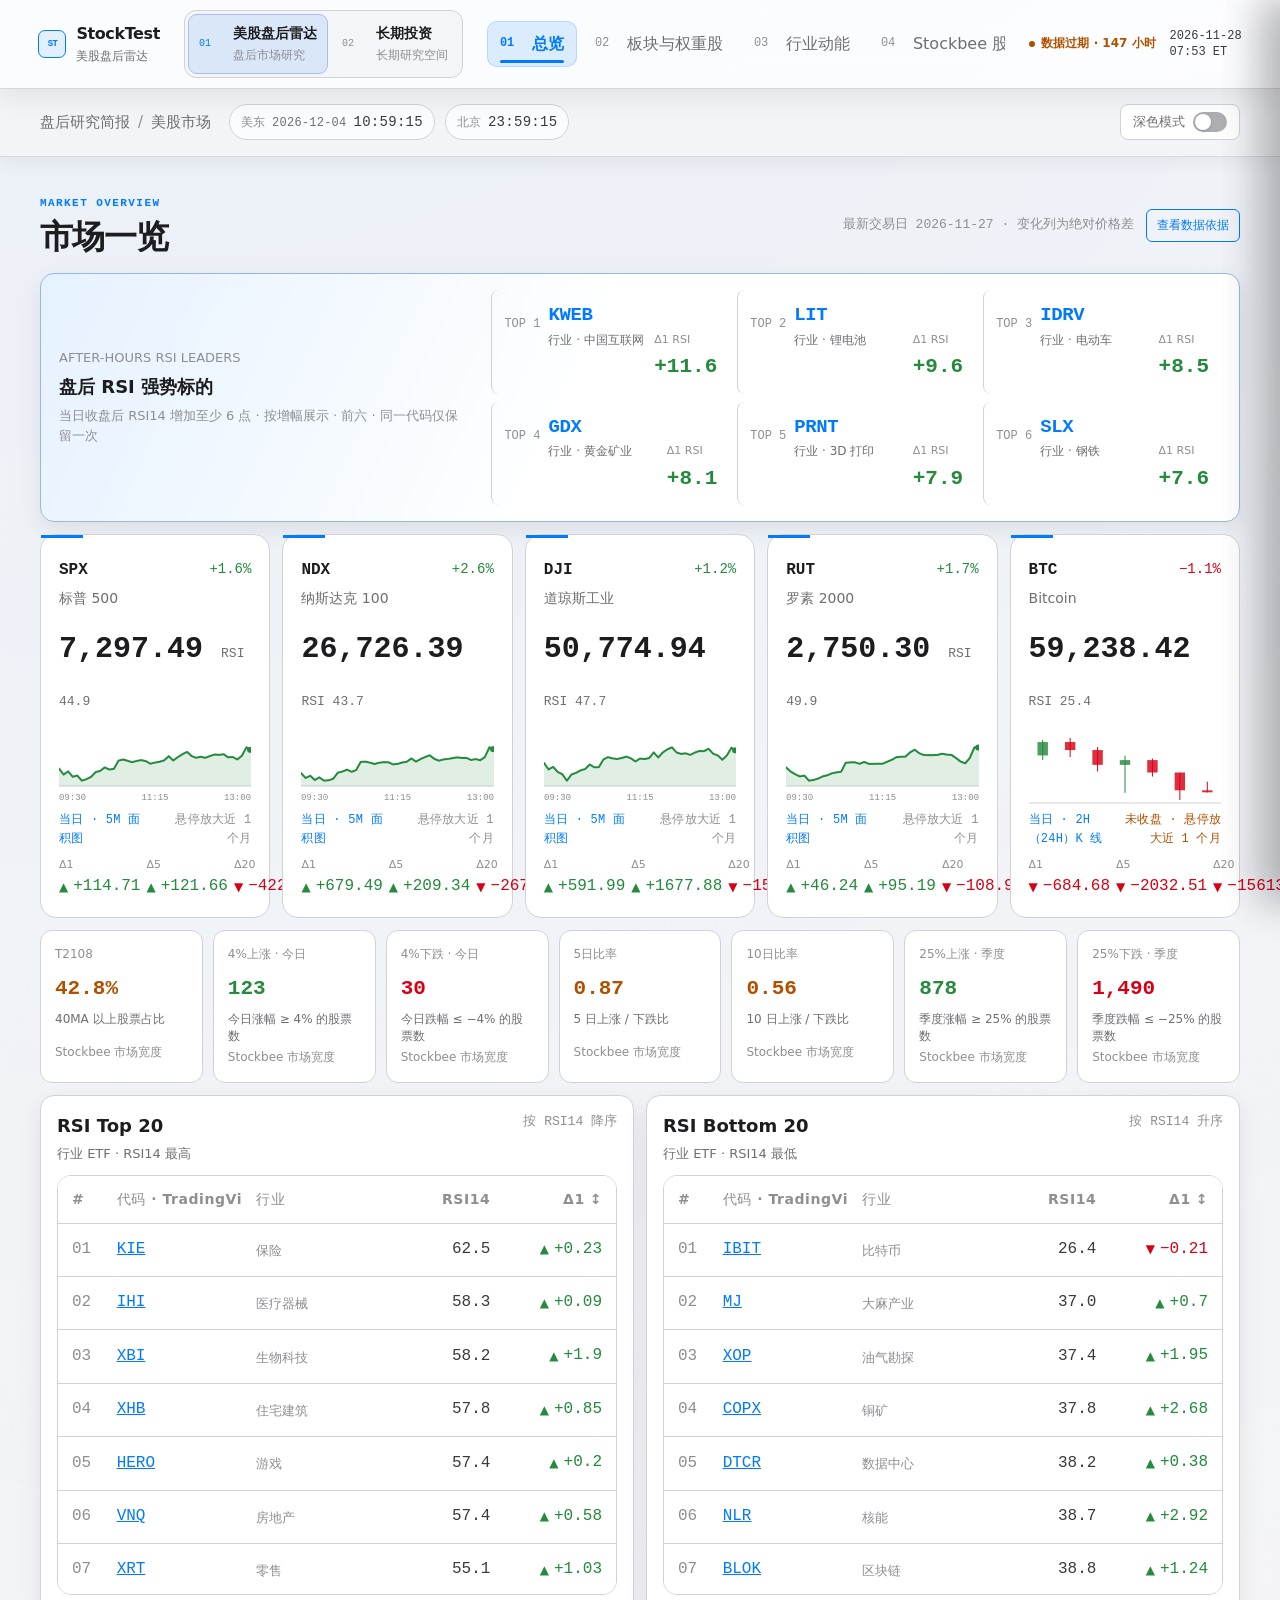
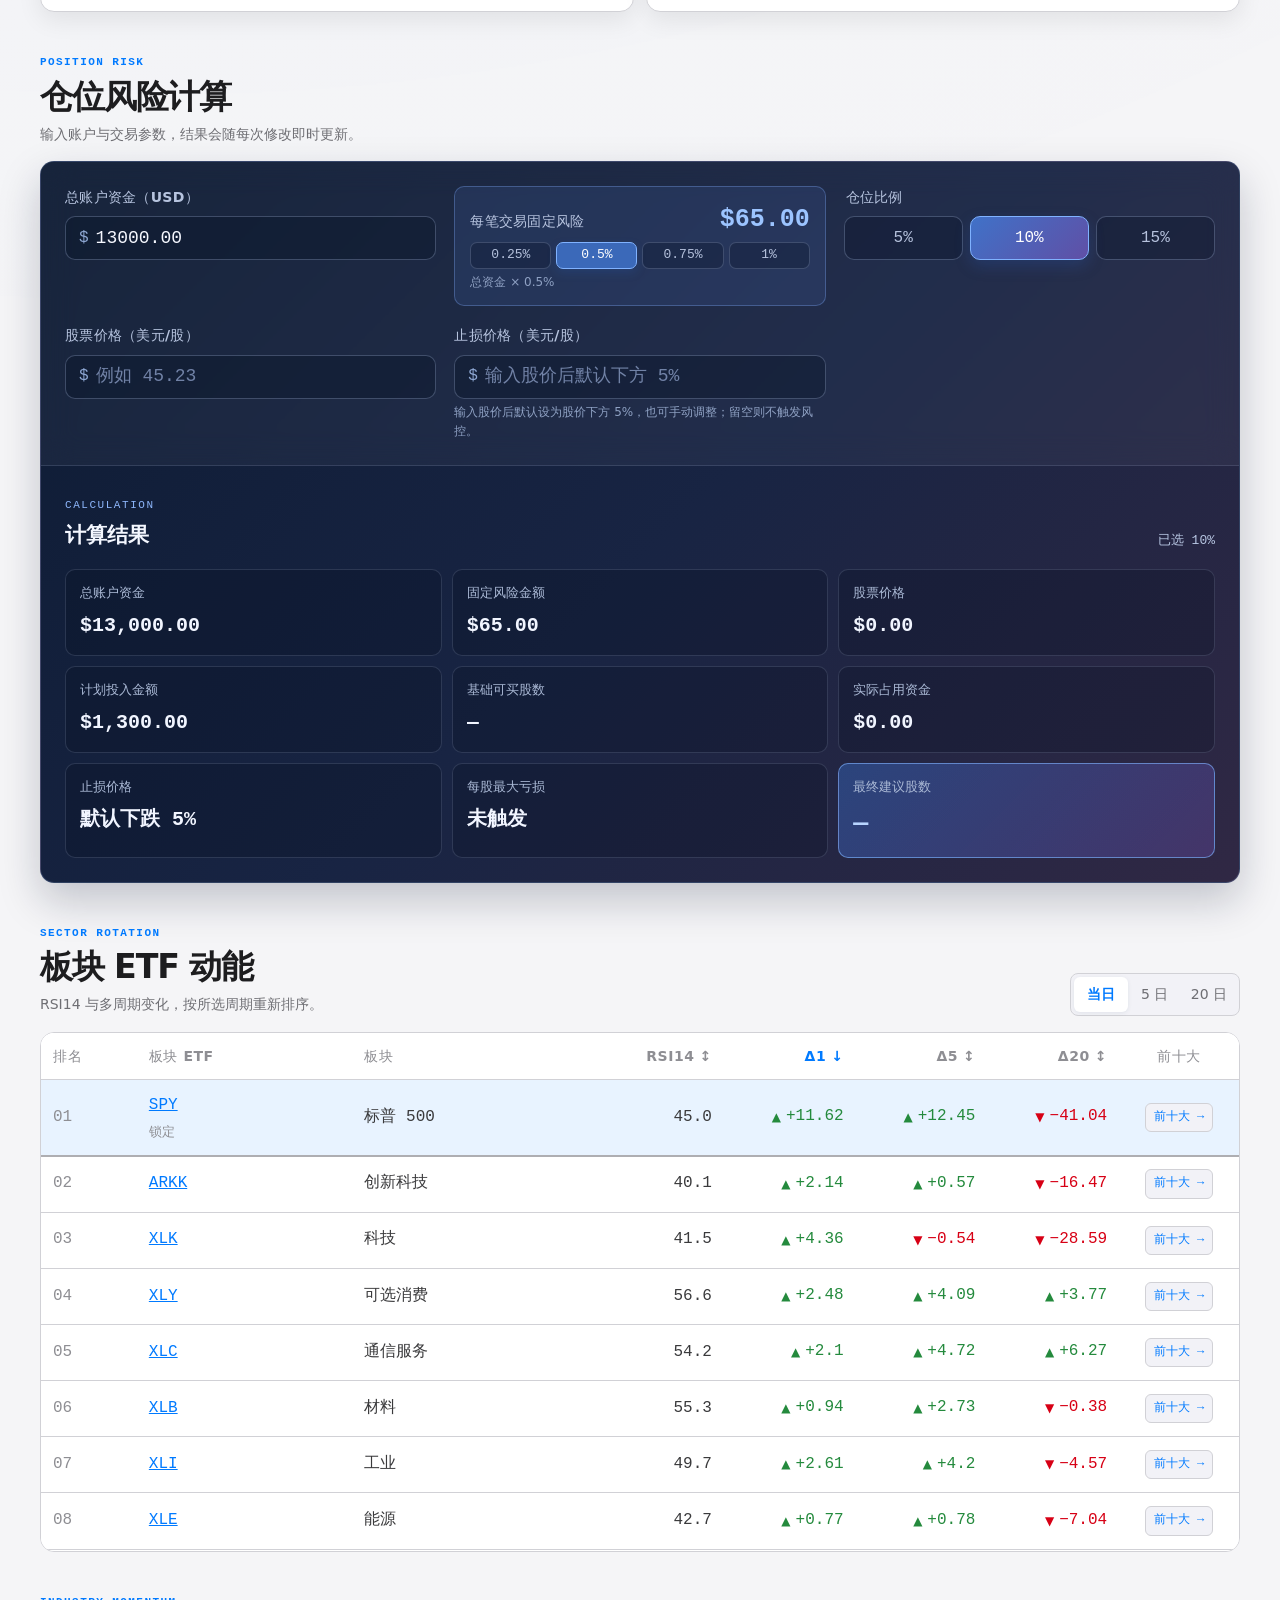
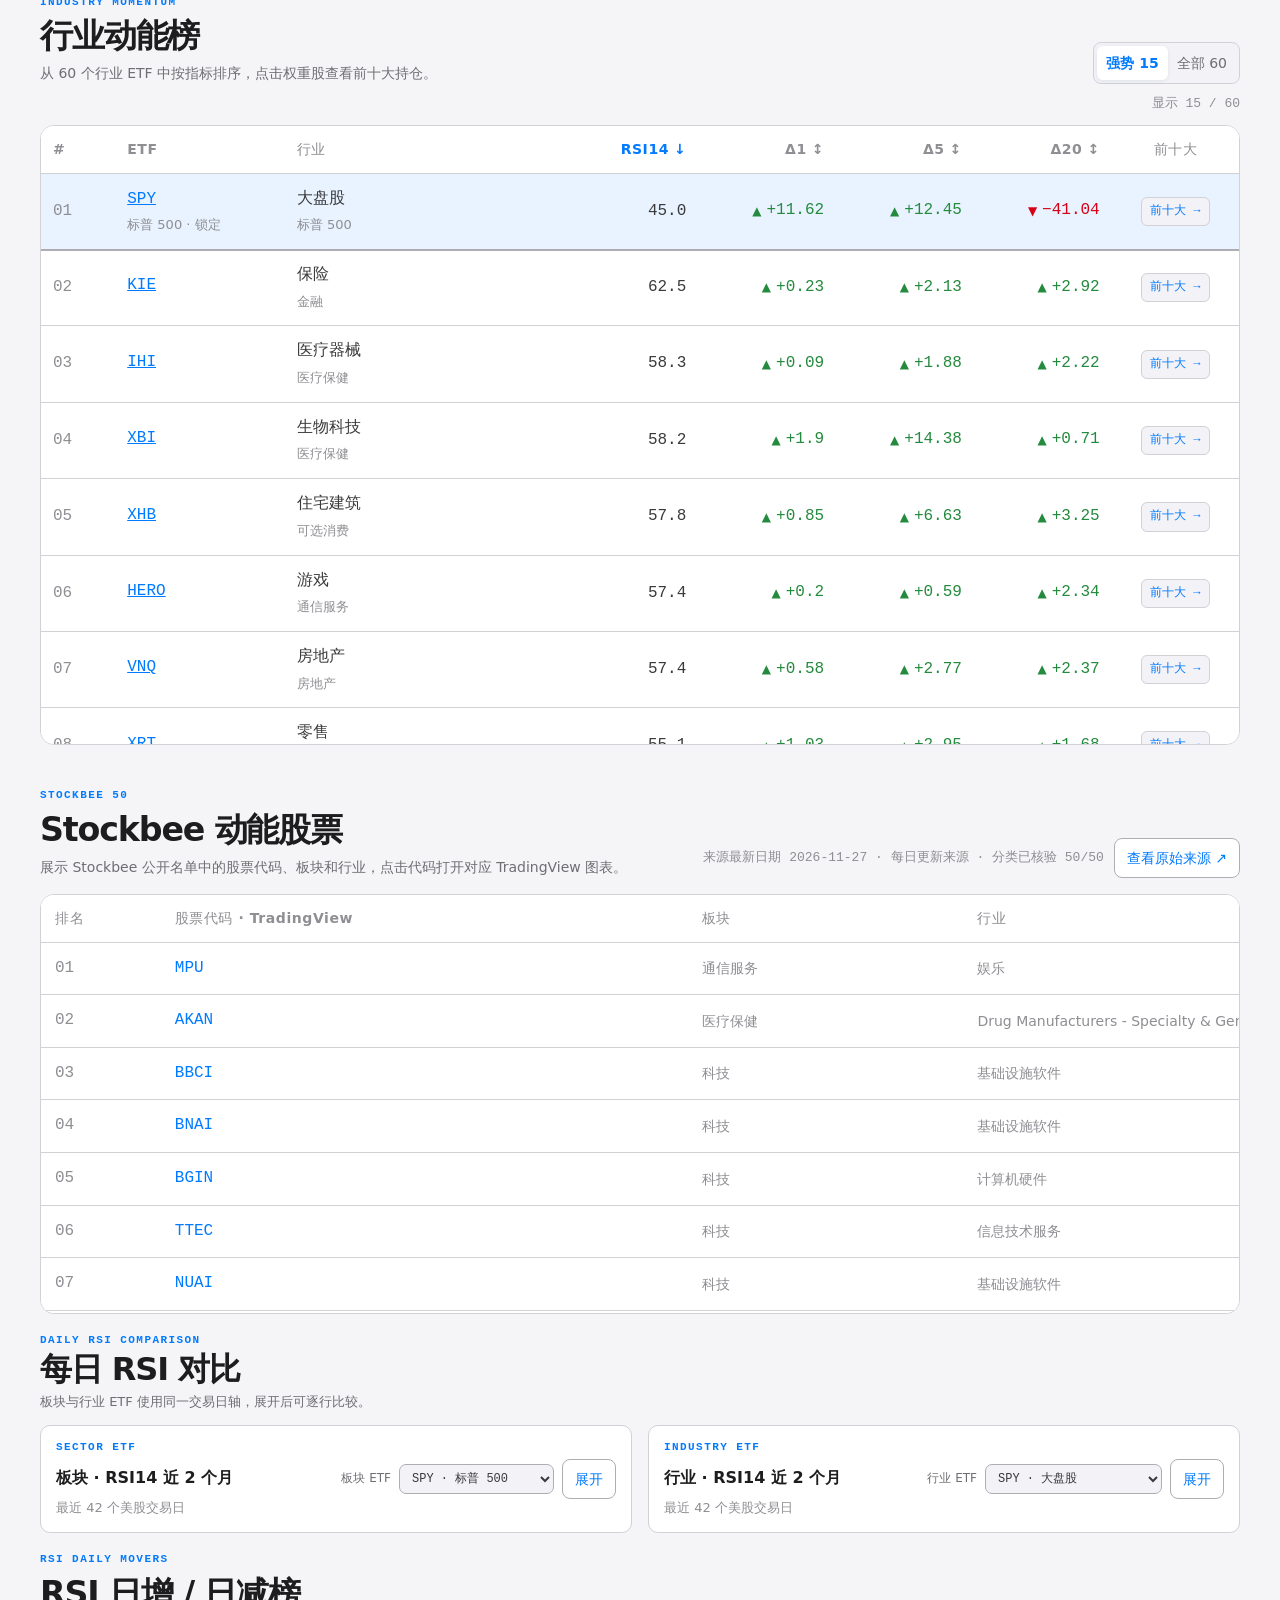
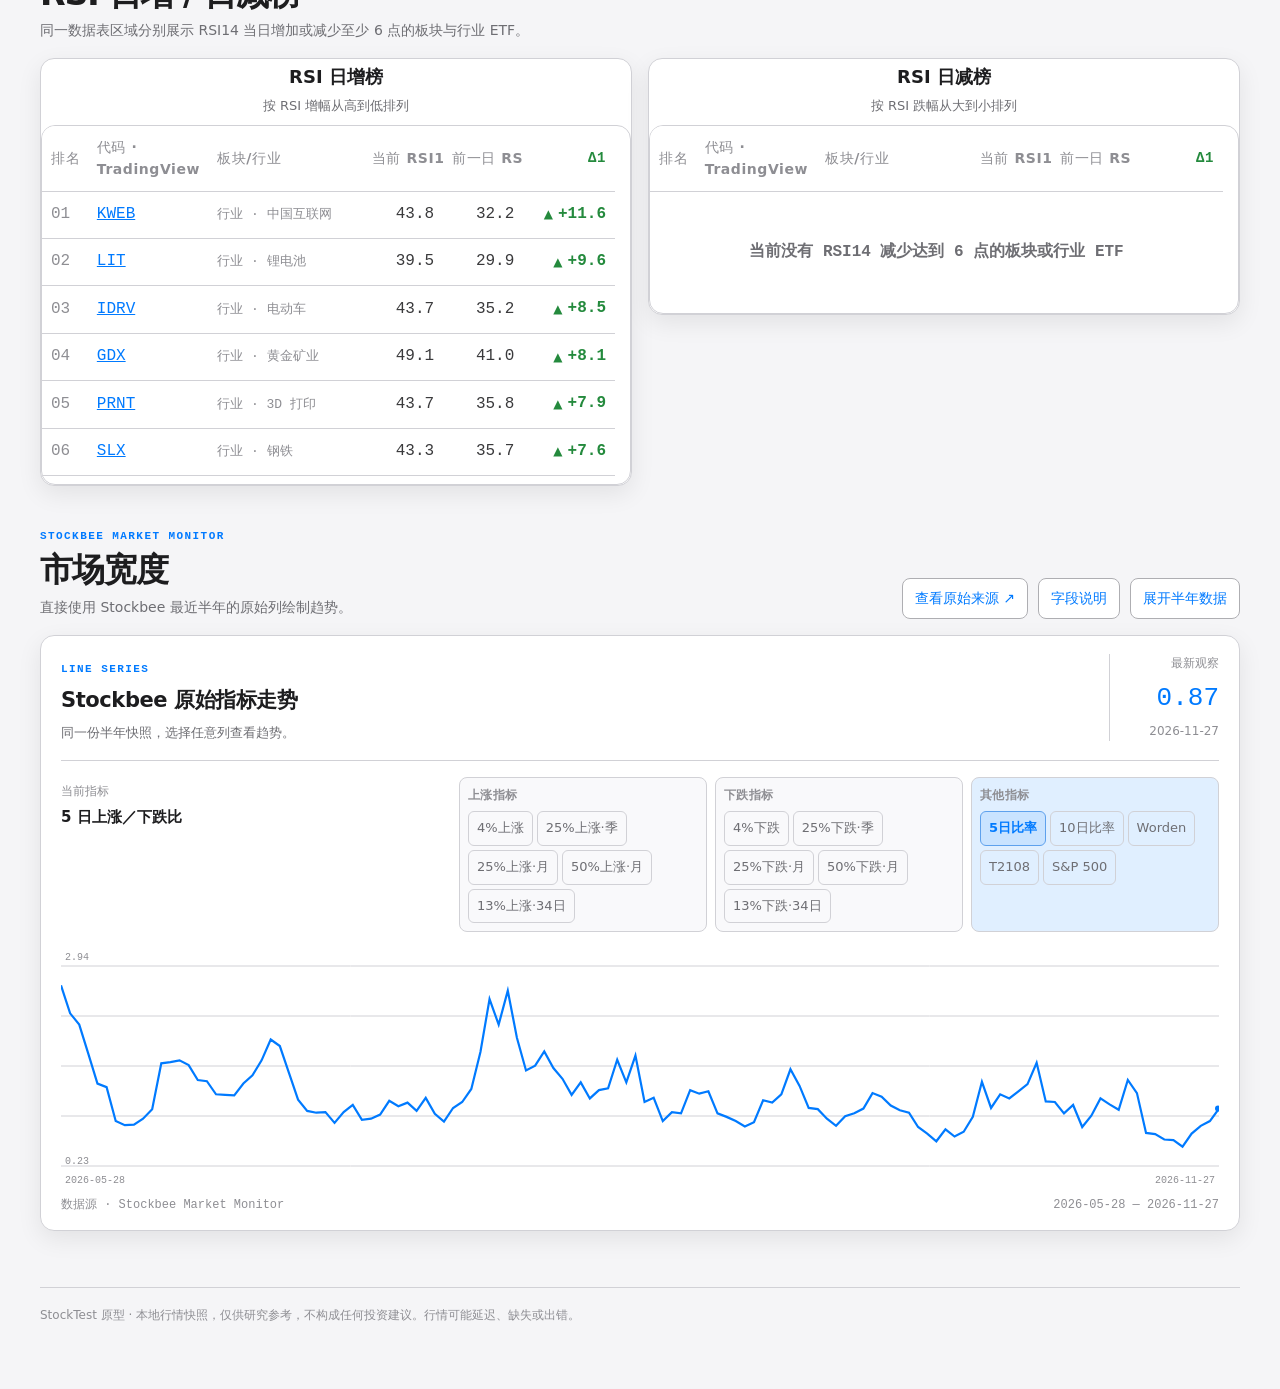
<file: index.html>
<!doctype html>
<html lang="zh-CN" data-theme="light">
  <head>
    <meta charset="utf-8" />
    <meta name="viewport" content="width=device-width, initial-scale=1" />
    <meta name="description" content="StockTest 美股盘后市场雷达网页原型" />
    <link rel="icon" href="favicon.svg" type="image/svg+xml" />
    <title>StockTest · 美股盘后雷达</title>
    <link rel="stylesheet" href="styles.css?v=20260908-position-calculator" />
  </head>
  <body>
    <a class="skip-link" href="#market-overview">跳到主要内容</a>
    <div class="app-shell">
      <aside class="sidebar" aria-label="主导航">
        <div class="brand-block">
          <div class="brand-mark" aria-hidden="true">ST</div>
          <div>
            <div class="brand-name">StockTest</div>
            <div class="brand-subtitle">美股盘后雷达</div>
          </div>
        </div>
        <div class="product-switcher" aria-label="产品空间">
          <a class="product-switcher-item is-active" href="index.html" aria-current="page"><span class="product-switcher-mark">01</span><span><strong>美股盘后雷达</strong><small>盘后市场研究</small></span></a>
          <a class="product-switcher-item" href="long-term.html"><span class="product-switcher-mark">02</span><span><strong>长期投资</strong><small>长期研究空间</small></span></a>
        </div>
        <nav class="nav-list" aria-label="页面区块导航">
          <button class="nav-item is-active" type="button" data-target="market-overview" aria-current="location"><span class="nav-index">01</span><span>总览</span></button>
          <button class="nav-item" type="button" data-target="sectors"><span class="nav-index">02</span><span>板块与权重股</span></button>
          <button class="nav-item" type="button" data-target="industries"><span class="nav-index">03</span><span>行业动能</span></button>
          <button class="nav-item" type="button" data-target="stockbee-momentum"><span class="nav-index">04</span><span>Stockbee 股票</span></button>
          <button class="nav-item" type="button" data-target="rsi-history"><span class="nav-index">05</span><span>每日 RSI</span></button>
          <button class="nav-item" type="button" data-target="rsi-gainers"><span class="nav-index">06</span><span>RSI 日增/减榜</span></button>
          <button class="nav-item" type="button" data-target="breadth"><span class="nav-index">07</span><span>市场宽度</span></button>
          <button class="nav-item" type="button" data-target="position-sizing"><span class="nav-index">08</span><span>仓位计算</span></button>
        </nav>
        <div class="sidebar-footer">
          <div class="source-state data-badge is-stale" id="refresh-status-badge" aria-live="polite"><i></i><span>正在加载快照</span></div>
          <div class="sidebar-time" id="sidebar-data-time">正在读取<br />已发布数据</div>
          <div class="sidebar-note">BTC 每 2 小时更新<br />其余盘后日更</div>
        </div>
      </aside>

      <main class="main-content">
        <header class="topbar">
          <div class="mobile-brand"><span class="brand-name">StockTest</span><span class="brand-subtitle">美股盘后雷达</span></div>
          <div class="topbar-context">盘后研究简报 <span class="topbar-separator">/</span> 美股市场 <span class="topbar-clocks" aria-label="实时市场时间"><span class="clock-chip"><span class="clock-label">美东</span><time id="us-date" datetime="">----/--/--</time><time id="us-clock" datetime="">--:--:--</time></span><span class="clock-chip"><span class="clock-label">北京</span><time id="cn-clock" datetime="">--:--:--</time></span></span></div>
          <div class="topbar-actions">
            <button class="theme-toggle" id="theme-toggle" type="button" aria-label="切换深色模式" aria-pressed="false"><span class="theme-label">深色模式</span><span class="switch-track" aria-hidden="true"><span class="switch-thumb"></span></span></button>
          </div>
        </header>

        <div class="content-wrap">
          <section class="market-overview-section" id="market-overview" aria-labelledby="market-overview-title">
            <div class="section-heading compact-heading">
              <div><div class="section-kicker">MARKET OVERVIEW</div><h2 id="market-overview-title">市场一览</h2></div>
              <div class="market-overview-heading-actions"><span class="section-meta" id="market-overview-meta">最新交易日 · 本地快照</span><button class="evidence-open-button" id="evidence-open" type="button">查看数据依据</button></div>
            </div>
            <article class="market-rsi-leader section-surface" id="market-rsi-leader" aria-live="polite"></article>
            <div class="index-grid" id="index-grid" aria-label="核心指数 RSI 与变化"></div>
            <div class="market-overview-breadth" id="market-overview-breadth" aria-label="市场宽度关键指标"></div>
            <div class="market-overview-rsi-grid">
              <article class="market-overview-rsi-panel section-surface" aria-labelledby="rsi-top-title">
                <div class="overview-panel-heading"><div><h3 id="rsi-top-title">RSI Top 20</h3><p>行业 ETF · RSI14 最高</p></div><span class="section-meta">按 RSI14 降序</span></div>
                <div class="table-shell overview-rsi-table-shell"><table class="data-table overview-rsi-table"><thead><tr><th scope="col">#</th><th scope="col">代码 · TradingView</th><th scope="col">行业</th><th scope="col">RSI14</th><th scope="col"><button class="table-sort" type="button" data-rsi-sort="top" aria-sort="none">Δ1 <span class="sort-glyph" aria-hidden="true">↕</span></button></th></tr></thead><tbody id="rsi-top-body"></tbody></table></div>
              </article>
              <article class="market-overview-rsi-panel section-surface" aria-labelledby="rsi-bottom-title">
                <div class="overview-panel-heading"><div><h3 id="rsi-bottom-title">RSI Bottom 20</h3><p>行业 ETF · RSI14 最低</p></div><span class="section-meta">按 RSI14 升序</span></div>
                <div class="table-shell overview-rsi-table-shell"><table class="data-table overview-rsi-table"><thead><tr><th scope="col">#</th><th scope="col">代码 · TradingView</th><th scope="col">行业</th><th scope="col">RSI14</th><th scope="col"><button class="table-sort" type="button" data-rsi-sort="bottom" aria-sort="none">Δ1 <span class="sort-glyph" aria-hidden="true">↕</span></button></th></tr></thead><tbody id="rsi-bottom-body"></tbody></table></div>
              </article>
            </div>
          </section>

          <section class="position-sizing-section" id="position-sizing" aria-labelledby="position-sizing-title">
            <div class="section-heading">
              <div><div class="section-kicker">POSITION RISK</div><h2 id="position-sizing-title">仓位风险计算</h2><p>输入账户与交易参数，结果会随每次修改即时更新。</p></div>
            </div>
            <article class="position-calculator section-surface">
              <div class="position-calculator-inputs">
                <div class="position-input-group">
                  <label for="calc-account-funds">总账户资金（USD）</label>
                  <div class="position-input-wrap"><span>$</span><input id="calc-account-funds" type="number" min="0" step="0.01" value="13000.00" inputmode="decimal" /></div>
                </div>
                <div class="position-risk-fixed">
                  <div class="position-risk-fixed-head"><span>每笔交易固定风险</span><strong id="calc-fixed-risk">$65.00</strong></div>
                  <div class="position-risk-options" role="group" aria-label="选择每笔交易固定风险比例">
                    <button type="button" data-risk-rate="0.0025" aria-pressed="false">0.25%</button><button type="button" data-risk-rate="0.005" aria-pressed="true" class="is-active">0.5%</button><button type="button" data-risk-rate="0.0075" aria-pressed="false">0.75%</button><button type="button" data-risk-rate="0.01" aria-pressed="false">1%</button>
                  </div>
                  <small id="calc-fixed-risk-rate">总资金 × 0.5%</small>
                </div>
                <fieldset class="position-input-group position-percentage-group">
                  <legend>仓位比例</legend>
                  <div class="position-percentage-options" role="group" aria-label="选择仓位比例">
                    <button type="button" data-position-percent="0.05" aria-pressed="false">5%</button><button type="button" data-position-percent="0.10" aria-pressed="true" class="is-active">10%</button><button type="button" data-position-percent="0.15" aria-pressed="false">15%</button>
                  </div>
                </fieldset>
                <div class="position-input-group">
                  <label for="calc-stock-price">股票价格（美元/股）</label>
                  <div class="position-input-wrap"><span>$</span><input id="calc-stock-price" type="number" min="0" step="0.01" placeholder="例如 45.23" inputmode="decimal" /></div>
                </div>
                <div class="position-input-group">
                  <label for="calc-stop-price">止损价格（美元/股）</label>
                  <div class="position-input-wrap"><span>$</span><input id="calc-stop-price" type="number" min="0" step="0.01" placeholder="输入股价后默认下方 5%" inputmode="decimal" data-auto-stop="true" /></div>
                  <small class="position-input-help">输入股价后默认设为股价下方 5%，也可手动调整；留空则不触发风控。</small>
                </div>
              </div>
              <div class="position-calculator-results" aria-live="polite">
                <div class="position-results-heading"><div><span>CALCULATION</span><h3>计算结果</h3></div><span id="calc-selected-percent">已选 10%</span></div>
                <div class="position-result-grid">
                  <div class="position-result-item"><span>总账户资金</span><strong id="calc-result-funds">$13,000.00</strong></div>
                  <div class="position-result-item"><span>固定风险金额</span><strong id="calc-result-risk">$65.00</strong></div>
                  <div class="position-result-item"><span>股票价格</span><strong id="calc-result-price">—</strong></div>
                  <div class="position-result-item"><span>计划投入金额</span><strong id="calc-result-planned">$1,300.00</strong></div>
                  <div class="position-result-item"><span>基础可买股数</span><strong id="calc-result-base-shares">—</strong></div>
                  <div class="position-result-item"><span>实际占用资金</span><strong id="calc-result-used">—</strong></div>
                  <div class="position-result-item"><span>止损价格</span><strong id="calc-result-stop">默认下跌 5%</strong></div>
                  <div class="position-result-item"><span>每股最大亏损</span><strong id="calc-result-per-share-risk">未触发</strong></div>
                  <div class="position-result-item position-result-final"><span>最终建议股数</span><strong id="calc-result-final-shares">—</strong></div>
                </div>
                <div class="position-risk-message" id="calc-risk-message" hidden></div>
              </div>
            </article>
          </section>


          <section class="sector-section" id="sectors" aria-labelledby="sectors-title">
            <div class="section-heading">
              <div><div class="section-kicker">SECTOR ROTATION</div><h2 id="sectors-title">板块 ETF 动能</h2><p>RSI14 与多周期变化，按所选周期重新排序。</p></div>
              <div class="segmented-control" role="group" aria-label="板块排序周期">
                <button type="button" class="is-active" data-sector-mode="d1" aria-pressed="true">当日</button>
                <button type="button" data-sector-mode="d5" aria-pressed="false">5 日</button>
                <button type="button" data-sector-mode="d20" aria-pressed="false">20 日</button>
              </div>
            </div>
            <div class="table-shell sector-table-scroll">
              <table class="data-table sector-table">
                <colgroup><col class="col-rank"><col class="col-etf"><col class="col-sector"><col class="col-rsi"><col class="col-delta"><col class="col-delta"><col class="col-delta"><col class="col-holdings"></colgroup>
                  <thead><tr><th scope="col">排名</th><th scope="col">板块 ETF</th><th scope="col">板块</th><th scope="col"><button class="table-sort" type="button" data-sector-sort="rsi" aria-sort="none">RSI14 <span class="sort-glyph" aria-hidden="true">↕</span></button></th><th scope="col"><button class="table-sort" type="button" data-sector-sort="d1" aria-sort="descending">Δ1 <span class="sort-glyph" aria-hidden="true">↓</span></button></th><th scope="col"><button class="table-sort" type="button" data-sector-sort="d5" aria-sort="none">Δ5 <span class="sort-glyph" aria-hidden="true">↕</span></button></th><th scope="col"><button class="table-sort" type="button" data-sector-sort="d20" aria-sort="none">Δ20 <span class="sort-glyph" aria-hidden="true">↕</span></button></th><th scope="col">前十大</th></tr></thead>
                <tbody id="sector-table-body"></tbody>
              </table>
              <div class="pinned-row-cover" aria-hidden="true"></div>
            </div>
          </section>

          <section class="industry-section" id="industries" aria-labelledby="industries-title">
            <div class="section-heading">
              <div><div class="section-kicker">INDUSTRY MOMENTUM</div><h2 id="industries-title">行业动能榜</h2><p>从 60 个行业 ETF 中按指标排序，点击权重股查看前十大持仓。</p></div>
              <div class="view-switch" role="group" aria-label="行业列表范围"><button type="button" class="is-active" data-industry-view="top" aria-pressed="true">强势 15</button><button type="button" data-industry-view="all" aria-pressed="false">全部 60</button></div>
            </div>
            <div class="section-meta industry-view-meta" id="industry-view-meta">显示 15 / 60</div>
            <div class="industry-layout">
              <div class="industry-leaderboard table-shell industry-table-scroll">
                <table class="data-table industry-table">
                  <colgroup><col class="col-rank"><col class="col-etf"><col class="col-industry"><col class="col-rsi"><col class="col-delta"><col class="col-delta"><col class="col-delta"><col class="col-holdings"></colgroup>
                  <thead><tr><th scope="col">#</th><th scope="col">ETF</th><th scope="col">行业</th><th scope="col"><button class="table-sort" type="button" data-industry-sort="rsi" aria-sort="descending">RSI14 <span class="sort-glyph" aria-hidden="true">↓</span></button></th><th scope="col"><button class="table-sort" type="button" data-industry-sort="d1" aria-sort="none">Δ1 <span class="sort-glyph" aria-hidden="true">↕</span></button></th><th scope="col"><button class="table-sort" type="button" data-industry-sort="d5" aria-sort="none">Δ5 <span class="sort-glyph" aria-hidden="true">↕</span></button></th><th scope="col"><button class="table-sort" type="button" data-industry-sort="d20" aria-sort="none">Δ20 <span class="sort-glyph" aria-hidden="true">↕</span></button></th><th scope="col">前十大</th></tr></thead>
                  <tbody id="industry-table-body"></tbody>
                </table>
                <div class="pinned-row-cover" aria-hidden="true"></div>
              </div>
            </div>
            <div class="industry-matrix" id="industry-matrix" aria-label="全部行业 ETF 矩阵"></div>
          </section>

          <section class="stockbee-momentum-section" id="stockbee-momentum" aria-labelledby="stockbee-momentum-title">
            <div class="section-heading">
              <div><div class="section-kicker">STOCKBEE 50</div><h2 id="stockbee-momentum-title">Stockbee 动能股票</h2><p>展示 Stockbee 公开名单中的股票代码、板块和行业，点击代码打开对应 TradingView 图表。</p></div>
              <div class="section-heading-actions"><span class="section-meta stockbee-momentum-meta" id="stockbee-momentum-meta">等待名单快照</span><a class="outline-button compact-button source-page-link" id="stockbee-momentum-source-link" href="https://stockbee.blogspot.com/p/stockbee-50.html" target="_blank" rel="noopener noreferrer">查看原始来源 ↗</a></div>
            </div>
            <div class="table-shell stockbee-momentum-table-scroll">
              <table class="data-table stockbee-momentum-table">
                <colgroup><col class="col-rank"><col class="col-stock"><col class="col-sector"><col class="col-industry"></colgroup>
                <thead><tr><th scope="col">排名</th><th scope="col">股票代码 · TradingView</th><th scope="col">板块</th><th scope="col">行业</th></tr></thead>
                <tbody id="stockbee-momentum-body"></tbody>
              </table>
            </div>
          </section>

          <section class="rsi-history-comparison" id="rsi-history" aria-labelledby="rsi-history-comparison-title">
            <div class="comparison-heading"><div><div class="section-kicker">DAILY RSI COMPARISON</div><h2 id="rsi-history-comparison-title">每日 RSI 对比</h2><p>板块与行业 ETF 使用同一交易日轴，展开后可逐行比较。</p></div></div>
            <div class="rsi-history-panel" id="sector-rsi-history-panel">
              <div class="rsi-history-toolbar">
                <div class="rsi-history-heading"><div class="section-kicker">SECTOR ETF</div><strong>板块 · RSI14 近 2 个月</strong><span>最近 42 个美股交易日</span></div>
                <div class="rsi-history-actions"><label for="sector-rsi-symbol">板块 ETF</label><select id="sector-rsi-symbol" class="rsi-history-select" aria-label="选择板块 ETF 查看 RSI 历史"></select><button id="sector-rsi-toggle" class="outline-button compact-button" type="button" aria-expanded="false" aria-controls="sector-rsi-history">展开</button></div>
              </div>
              <div class="rsi-history-table-shell" id="sector-rsi-history" hidden><table class="data-table rsi-history-table"><thead><tr><th scope="col">日期</th><th scope="col">RSI14</th><th scope="col">区间</th></tr></thead><tbody id="sector-rsi-history-body"></tbody></table></div>
            </div>
            <div class="rsi-history-panel" id="industry-rsi-history-panel">
              <div class="rsi-history-toolbar">
                <div class="rsi-history-heading"><div class="section-kicker">INDUSTRY ETF</div><strong>行业 · RSI14 近 2 个月</strong><span>最近 42 个美股交易日</span></div>
                <div class="rsi-history-actions"><label for="industry-rsi-symbol">行业 ETF</label><select id="industry-rsi-symbol" class="rsi-history-select" aria-label="选择行业 ETF 查看 RSI 历史"></select><button id="industry-rsi-toggle" class="outline-button compact-button" type="button" aria-expanded="false" aria-controls="industry-rsi-history">展开</button></div>
              </div>
              <div class="rsi-history-table-shell" id="industry-rsi-history" hidden><table class="data-table rsi-history-table"><thead><tr><th scope="col">日期</th><th scope="col">RSI14</th><th scope="col">区间</th></tr></thead><tbody id="industry-rsi-history-body"></tbody></table></div>
            </div>
          </section>

          <section class="rsi-gainers-section" id="rsi-gainers" aria-labelledby="rsi-gainers-title">
            <div class="section-heading">
              <div><div class="section-kicker">RSI DAILY MOVERS</div><h2 id="rsi-gainers-title">RSI 日增 / 日减榜</h2><p>同一数据表区域分别展示 RSI14 当日增加或减少至少 6 点的板块与行业 ETF。</p></div>
            </div>
            <div class="rsi-daily-rankings-grid">
              <article class="rsi-daily-ranking-panel section-surface" aria-labelledby="rsi-gainers-panel-title">
                <div class="overview-panel-heading"><div><h3 id="rsi-gainers-panel-title">RSI 日增榜</h3><p>按 RSI 增幅从高到低排列</p></div></div>
                <div class="table-shell rsi-gainers-table-shell">
                  <table class="data-table rsi-gainers-table">
                    <colgroup><col class="col-rank"><col class="col-etf"><col class="col-industry"><col class="col-rsi"><col class="col-rsi"><col class="col-delta"></colgroup>
                    <thead><tr><th scope="col">排名</th><th scope="col">代码 · TradingView</th><th scope="col">板块/行业</th><th scope="col">当前 RSI14</th><th scope="col">前一日 RSI14</th><th scope="col">Δ1</th></tr></thead>
                    <tbody id="rsi-gainers-body"></tbody>
                  </table>
                </div>
              </article>
              <article class="rsi-daily-ranking-panel section-surface" aria-labelledby="rsi-losers-panel-title">
                <div class="overview-panel-heading"><div><h3 id="rsi-losers-panel-title">RSI 日减榜</h3><p>按 RSI 跌幅从大到小排列</p></div></div>
                <div class="table-shell rsi-gainers-table-shell">
                  <table class="data-table rsi-gainers-table">
                    <colgroup><col class="col-rank"><col class="col-etf"><col class="col-industry"><col class="col-rsi"><col class="col-rsi"><col class="col-delta"></colgroup>
                    <thead><tr><th scope="col">排名</th><th scope="col">代码 · TradingView</th><th scope="col">板块/行业</th><th scope="col">当前 RSI14</th><th scope="col">前一日 RSI14</th><th scope="col">Δ1</th></tr></thead>
                    <tbody id="rsi-losers-body"></tbody>
                  </table>
                </div>
              </article>
            </div>
          </section>

          <section class="breadth-section" id="breadth" aria-labelledby="breadth-title">
            <div class="section-heading">
              <div><div class="section-kicker">STOCKBEE MARKET MONITOR</div><h2 id="breadth-title">市场宽度</h2><p>直接使用 Stockbee 最近半年的原始列绘制趋势。</p></div>
              <div class="section-heading-actions"><a class="outline-button compact-button source-page-link" id="breadth-source-link" href="https://stockbee.blogspot.com/p/mm.html" target="_blank" rel="noopener noreferrer">查看原始来源 ↗</a><button type="button" class="outline-button compact-button" id="breadth-guide-toggle" aria-expanded="false" aria-controls="breadth-guide">字段说明</button><button type="button" class="outline-button" id="breadth-toggle" aria-expanded="false">展开半年数据</button></div>
            </div>
            <aside class="breadth-guide section-surface" id="breadth-guide" hidden aria-label="市场宽度字段说明">
              <div><strong>字段说明</strong><p>统计口径来自 Stockbee Market Monitor；所有“上涨／下跌”均为满足对应涨跌幅门槛的股票家数。</p></div>
              <dl class="breadth-guide-grid">
                <div><dt>4%上涨／下跌 · 今日</dt><dd>当日涨幅 ≥ 4% ／跌幅 ≤ −4% 的股票数。</dd></div><div><dt>5日／10日比率</dt><dd>对应期间的上涨家数 ÷ 下跌家数；高于 1 代表上涨较多。</dd></div><div><dt>25%上涨／下跌 · 季度</dt><dd>过去一季涨幅 ≥ 25% ／跌幅 ≤ −25% 的股票数。</dd></div><div><dt>25%上涨／下跌 · 月</dt><dd>过去一个月涨幅 ≥ 25% ／跌幅 ≤ −25% 的股票数。</dd></div><div><dt>50%上涨／下跌 · 月</dt><dd>过去一个月涨幅 ≥ 50% ／跌幅 ≤ −50% 的股票数。</dd></div><div><dt>13%上涨／下跌 · 34日</dt><dd>过去 34 个交易日涨幅 ≥ 13% ／跌幅 ≤ −13% 的股票数。</dd></div><div><dt>Worden股票宇宙</dt><dd>该数据源当期纳入统计的普通股票总数。</dd></div><div><dt>T2108</dt><dd>NYSE 股票中收盘价高于 40 日均线的比例。</dd></div><div><dt>S&amp;P 500</dt><dd>同一日期的标普 500 指数收盘参考值。</dd></div>
              </dl>
            </aside>
            <div class="breadth-chart-shell section-surface">
              <div class="breadth-chart-heading"><div><span class="section-kicker">LINE SERIES</span><h3>Stockbee 原始指标走势</h3><p>同一份半年快照，选择任意列查看趋势。</p></div><div class="breadth-latest-readout"><span>最新观察</span><strong id="breadth-latest-value">0.98</strong><small id="breadth-latest-date">2026-08-28</small></div></div>
              <div class="breadth-chart-toolbar"><div class="breadth-chart-selection"><span>当前指标</span><strong id="breadth-metric-label">5 日上涨／下跌比</strong></div><div class="breadth-metric-switch" role="group" aria-label="Stockbee 折线指标"><div class="breadth-metric-group breadth-group-up"><span class="breadth-group-label">上涨指标</span><div class="breadth-group-buttons"><button type="button" data-breadth-metric="up" aria-pressed="false">4%上涨</button><button type="button" data-breadth-metric="up25Quarter" aria-pressed="false">25%上涨·季</button><button type="button" data-breadth-metric="up25Month" aria-pressed="false">25%上涨·月</button><button type="button" data-breadth-metric="up50Month" aria-pressed="false">50%上涨·月</button><button type="button" data-breadth-metric="up13_34d" aria-pressed="false">13%上涨·34日</button></div></div><div class="breadth-metric-group breadth-group-down"><span class="breadth-group-label">下跌指标</span><div class="breadth-group-buttons"><button type="button" data-breadth-metric="down" aria-pressed="false">4%下跌</button><button type="button" data-breadth-metric="down25Quarter" aria-pressed="false">25%下跌·季</button><button type="button" data-breadth-metric="down25Month" aria-pressed="false">25%下跌·月</button><button type="button" data-breadth-metric="down50Month" aria-pressed="false">50%下跌·月</button><button type="button" data-breadth-metric="down13_34d" aria-pressed="false">13%下跌·34日</button></div></div><div class="breadth-metric-group breadth-group-context"><span class="breadth-group-label">其他指标</span><div class="breadth-group-buttons"><button type="button" class="is-active" data-breadth-metric="ratio5" aria-pressed="true">5日比率</button><button type="button" data-breadth-metric="ratio10" aria-pressed="false">10日比率</button><button type="button" data-breadth-metric="wordenUniverse" aria-pressed="false">Worden</button><button type="button" data-breadth-metric="t2108" aria-pressed="false">T2108</button><button type="button" data-breadth-metric="sp500" aria-pressed="false">S&amp;P 500</button></div></div></div></div>
              <div class="breadth-chart-wrap"><canvas id="breadth-chart" width="760" height="240" aria-label="Stockbee 市场宽度指标折线图"></canvas></div>
              <div class="breadth-chart-foot"><span>数据源 · Stockbee Market Monitor</span><span id="breadth-chart-range">2026-08-08 — 2026-08-27</span></div>
            </div>
            <div class="breadth-data section-surface" id="breadth-data" hidden>
              <div class="breadth-scroll-control"><span>字段浏览</span><div class="breadth-scrollbar" id="breadth-scrollbar" role="scrollbar" aria-label="横向查看 Stockbee 完整字段" aria-controls="breadth-table-viewport" aria-valuemin="0" aria-valuemax="0" aria-valuenow="0" tabindex="0"><div class="breadth-scrollbar-track" id="breadth-scrollbar-track"></div></div><small>左右拖动</small></div>
              <div class="breadth-table-viewport" id="breadth-table-viewport">
              <table class="data-table breadth-raw-table">
                <thead><tr class="breadth-group-row"><th class="breadth-date-header" scope="col" rowspan="2">日期</th><th class="breadth-group-primary" scope="colgroup" colspan="6">Primary Breadth Indicators · 主要宽度</th><th class="breadth-group-secondary" scope="colgroup" colspan="6">Secondary Breadth Indicators · 次要宽度</th><th class="breadth-group-context" scope="colgroup" colspan="3">Reference · 参考指标</th></tr><tr class="breadth-column-row"><th scope="col" title="4% 上涨家数">4%上涨 · 今日</th><th scope="col" title="4% 下跌家数">4%下跌 · 今日</th><th scope="col" title="5 日比率">5日比率</th><th scope="col" title="10 日比率">10日比率</th><th scope="col" title="25% 上涨 · 季度">25%上涨 · 季度</th><th scope="col" title="25% 下跌 · 季度">25%下跌 · 季度</th><th scope="col" title="25% 上涨 · 月">25%上涨 · 月</th><th scope="col" title="25% 下跌 · 月">25%下跌 · 月</th><th scope="col" title="50% 上涨 · 月">50%上涨 · 月</th><th scope="col" title="50% 下跌 · 月">50%下跌 · 月</th><th scope="col" title="13% 上涨 · 34日">13%上涨 · 34日</th><th scope="col" title="13% 下跌 · 34日">13%下跌 · 34日</th><th scope="col" title="Worden Common stock universe">Worden股票宇宙</th><th scope="col" title="T2108">T2108</th><th scope="col" title="S&amp;P 500">S&amp;P 500</th></tr></thead>
                <tbody id="breadth-table-body"></tbody>
              </table>
              </div>
              <p class="breadth-scroll-hint">横向滚动条固定在数据卡片顶部，日期列会保持固定；半年数据可纵向滚动查看。</p>
            </div>
          </section>

          <footer class="site-footer">StockTest 原型 · 数据为示例快照，仅供研究参考，不构成任何投资建议。行情可能延迟、缺失或出错。</footer>
        </div>
      </main>
    </div>

    <div class="drawer-backdrop" id="drawer-backdrop" hidden></div>
    <aside class="detail-drawer" id="detail-drawer" aria-labelledby="drawer-title" aria-hidden="true">
      <div class="drawer-header"><div><div class="section-kicker">ETF DETAIL</div><h2 id="drawer-title">板块详情</h2><p id="drawer-subtitle">示例数据</p></div><button class="close-button" id="drawer-close" type="button" aria-label="关闭详情">关闭</button></div>
      <div id="drawer-content"></div>
    </aside>

    <aside class="evidence-drawer" id="evidence-drawer" aria-labelledby="evidence-title" aria-hidden="true">
      <div class="drawer-header"><div><div class="section-kicker">DATA EVIDENCE</div><h2 id="evidence-title">数据依据</h2><p id="evidence-subtitle">本地快照来源与日期</p></div><button class="close-button" id="evidence-close" type="button" aria-label="关闭数据依据">关闭</button></div>
      <div id="evidence-content"></div>
    </aside>

    <div class="toast" id="toast" role="status" aria-live="polite"></div>
    <script src="app.js?v=20260909-refresh-policy"></script>
  </body>
</html>
</file>
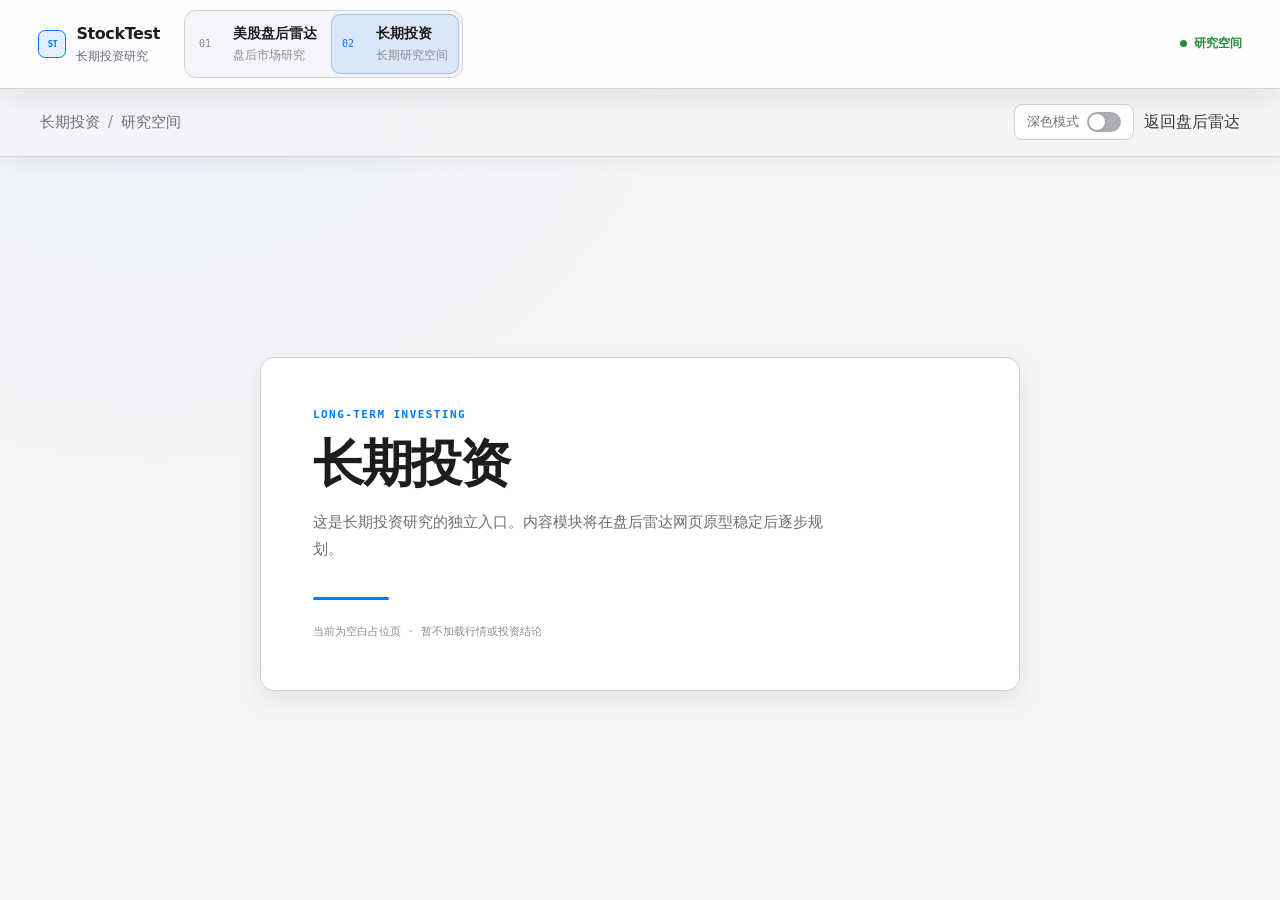
<file: long-term.html>
<!doctype html>
<html lang="zh-CN" data-theme="light">
  <head>
    <meta charset="utf-8" />
    <meta name="viewport" content="width=device-width, initial-scale=1" />
    <meta name="description" content="StockTest 长期投资研究页面" />
    <link rel="icon" href="favicon.svg" type="image/svg+xml" />
    <title>StockTest · 长期投资</title>
    <link rel="stylesheet" href="styles.css?v=20260830-breadth-redesign3" />
  </head>
  <body>
    <a class="skip-link" href="#long-term-main">跳到主要内容</a>
    <div class="app-shell">
      <aside class="sidebar" aria-label="主导航">
        <div class="brand-block">
          <div class="brand-mark" aria-hidden="true">ST</div>
          <div><div class="brand-name">StockTest</div><div class="brand-subtitle">长期投资研究</div></div>
        </div>
        <div class="product-switcher" aria-label="产品空间">
          <a class="product-switcher-item" href="index.html"><span class="product-switcher-mark">01</span><span><strong>美股盘后雷达</strong><small>盘后市场研究</small></span></a>
          <a class="product-switcher-item is-active" href="long-term.html" aria-current="page"><span class="product-switcher-mark">02</span><span><strong>长期投资</strong><small>长期研究空间</small></span></a>
        </div>
        <div class="sidebar-footer">
          <div class="source-state"><span class="state-dot is-live"></span><span>研究空间</span></div>
          <div class="sidebar-note">长期投资模块<br />内容待规划</div>
        </div>
      </aside>

      <main class="main-content" id="long-term-main">
        <header class="topbar">
          <div class="mobile-brand"><span class="brand-name">StockTest</span><span class="brand-subtitle">长期投资研究</span></div>
          <div class="topbar-context">长期投资 <span class="topbar-separator">/</span> 研究空间</div>
          <div class="topbar-actions">
            <button class="theme-toggle" id="theme-toggle" type="button" aria-label="切换深色模式" aria-pressed="false"><span class="theme-label">深色模式</span><span class="switch-track" aria-hidden="true"><span class="switch-thumb"></span></span></button>
            <a class="topbar-button topbar-link" href="index.html">返回盘后雷达</a>
          </div>
        </header>

        <div class="content-wrap">
          <section class="page-placeholder section-surface" aria-labelledby="long-term-title">
            <div class="section-kicker">LONG-TERM INVESTING</div>
            <h1 id="long-term-title">长期投资</h1>
            <p>这是长期投资研究的独立入口。内容模块将在盘后雷达网页原型稳定后逐步规划。</p>
            <div class="placeholder-rule" aria-hidden="true"></div>
            <p class="placeholder-note">当前为空白占位页 · 暂不加载行情或投资结论</p>
          </section>
        </div>
      </main>
    </div>

    <script>
      (() => {
        const key = "stocktest-theme";
        const root = document.documentElement;
        const button = document.querySelector("#theme-toggle");
        const apply = (theme) => {
          const dark = theme === "dark";
          root.dataset.theme = dark ? "dark" : "light";
          button.querySelector(".theme-label").textContent = dark ? "浅色模式" : "深色模式";
          button.classList.toggle("is-on", dark);
          button.setAttribute("aria-pressed", String(dark));
          button.setAttribute("aria-label", dark ? "切换浅色模式" : "切换深色模式");
          try { localStorage.setItem(key, root.dataset.theme); } catch (_) {}
        };
        let saved = "light";
        try { saved = localStorage.getItem(key) || "light"; } catch (_) {}
        apply(saved);
        button.addEventListener("click", () => apply(root.dataset.theme === "dark" ? "light" : "dark"));
      })();
    </script>
  </body>
</html>
</file>
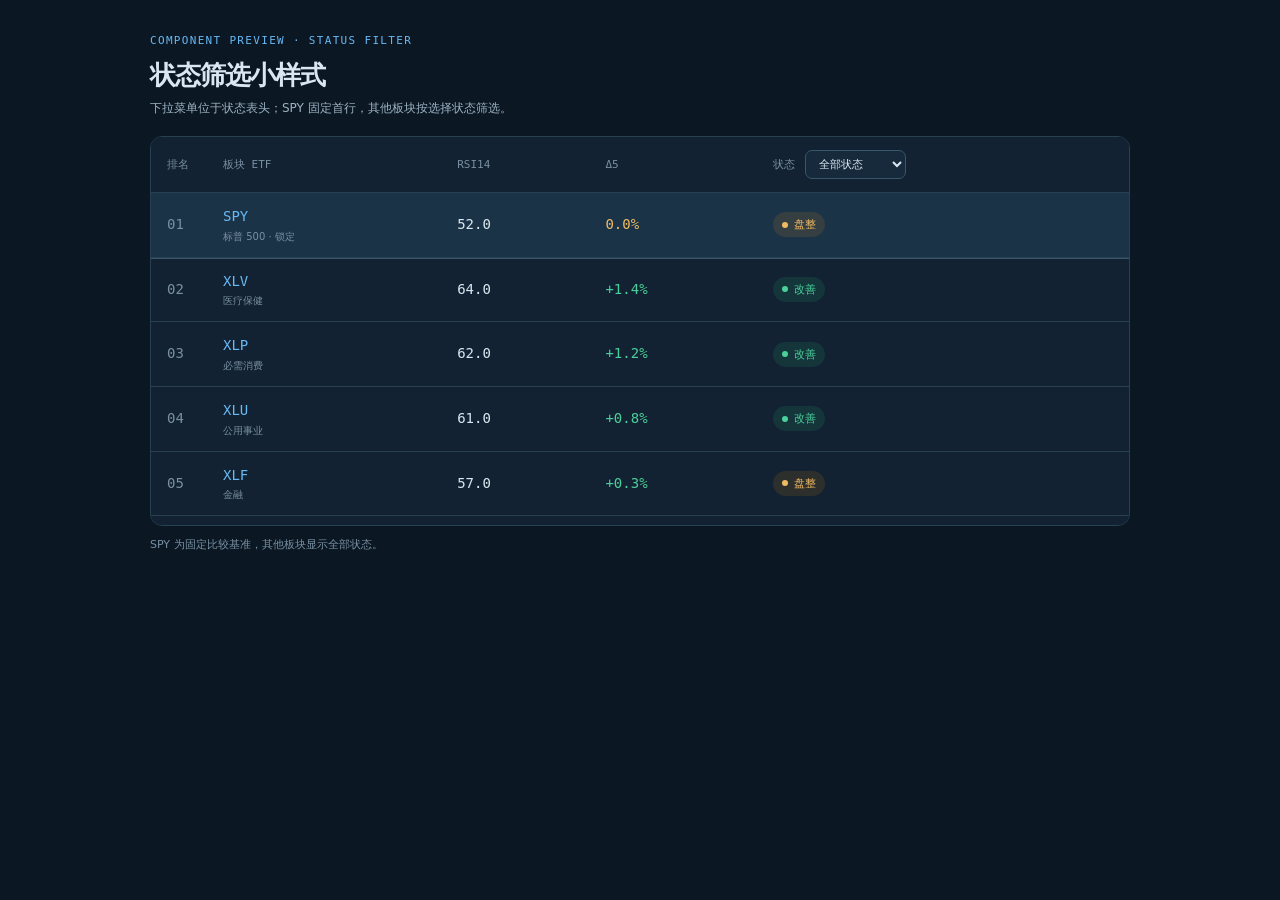
<file: status-filter-preview.html>
<!doctype html>
<html lang="zh-CN" data-theme="dark">
  <head>
    <meta charset="utf-8" />
    <meta name="viewport" content="width=device-width, initial-scale=1" />
    <title>StockTest · 状态筛选预览</title>
    <style>
      :root { color-scheme: dark; --bg: #0b1723; --surface: #122232; --surface-2: #162a3b; --line: #274052; --line-strong: #39566b; --text: #d9e7f0; --muted: #9db3c3; --muted-2: #7890a2; --blue: #67b9f3; --green: #4cd09b; --green-soft: rgba(31,154,108,.16); --red: #f08484; --red-soft: rgba(190,76,76,.16); --amber: #f0ba65; --amber-soft: rgba(184,117,26,.16); --mono: "IBM Plex Mono", Consolas, monospace; --sans: "Noto Sans SC", Inter, system-ui, sans-serif; }
      * { box-sizing: border-box; }
      body { margin: 0; min-width: 320px; padding: 34px; background: var(--bg); color: var(--text); font: 14px/1.55 var(--sans); }
      .preview { max-width: 980px; margin: 0 auto; }
      .eyebrow { color: var(--blue); font: 11px var(--mono); letter-spacing: .12em; }
      h1 { margin: 8px 0 4px; font-size: 26px; letter-spacing: -.04em; }
      .intro { margin: 0 0 18px; color: var(--muted); font-size: 12px; }
      .table-shell { height: 390px; overflow: auto; border: 1px solid var(--line); border-radius: 12px; background: var(--surface); }
      table { width: 100%; min-width: 700px; border-collapse: separate; border-spacing: 0; }
      th, td { padding: 13px 16px; border-bottom: 1px solid var(--line); text-align: left; white-space: nowrap; }
      th { position: sticky; top: 0; z-index: 4; background: var(--surface); color: var(--muted-2); font: 11px var(--mono); }
      tbody tr:last-child td { border-bottom: 0; }
      tbody tr.is-pinned { position: sticky; top: 42px; z-index: 3; }
      tbody tr.is-pinned td { background: color-mix(in srgb, var(--blue) 11%, var(--surface)); box-shadow: 0 1px 0 var(--line-strong); }
      .rank, .ticker, .number { font-family: var(--mono); }
      .rank { width: 56px; color: var(--muted-2); }
      .ticker { color: var(--blue); }
      .sub { display: block; margin-top: 2px; color: var(--muted-2); font: 10px var(--sans); }
      .positive { color: var(--green); } .negative { color: var(--red); } .neutral { color: var(--amber); }
      .status-head { display: inline-flex; align-items: center; gap: 10px; }
      .status-filter { min-width: 92px; padding: 6px 26px 6px 9px; border: 1px solid var(--line-strong); border-radius: 7px; background: var(--surface-2); color: var(--text); font: 11px var(--sans); cursor: pointer; }
      .status-filter:focus-visible { outline: 2px solid var(--blue); outline-offset: 2px; }
      .status-label { display: inline-flex; align-items: center; gap: 6px; padding: 4px 9px; border-radius: 999px; font-size: 11px; }
      .status-label::before { content: ""; width: 6px; height: 6px; border-radius: 50%; background: currentColor; }
      .status-label.positive { background: var(--green-soft); } .status-label.negative { background: var(--red-soft); } .status-label.neutral { background: var(--amber-soft); }
      .filter-note { margin-top: 10px; color: var(--muted-2); font-size: 11px; }
      @media (max-width: 640px) { body { padding: 20px 14px; } .table-shell { height: 360px; } th, td { padding: 12px 13px; } }
    </style>
  </head>
  <body>
    <main class="preview">
      <div class="eyebrow">COMPONENT PREVIEW · STATUS FILTER</div>
      <h1>状态筛选小样式</h1>
      <p class="intro">下拉菜单位于状态表头；SPY 固定首行，其他板块按选择状态筛选。</p>
      <div class="table-shell">
        <table>
          <thead><tr><th>排名</th><th>板块 ETF</th><th>RSI14</th><th>Δ5</th><th><span class="status-head"><span>状态</span><select class="status-filter" id="status-filter" aria-label="按状态筛选"><option value="all">全部状态</option><option value="改善">改善</option><option value="盘整">盘整</option><option value="转弱">转弱</option></select></span></th></tr></thead>
          <tbody id="preview-body"></tbody>
        </table>
      </div>
      <p class="filter-note" id="filter-note">SPY 为固定比较基准，不参与状态筛选。</p>
    </main>
    <script>
      const rows = [
        ["SPY", "标普 500", 52, 0.0, "盘整"], ["XLV", "医疗保健", 64, 1.4, "改善"], ["XLP", "必需消费", 62, 1.2, "改善"], ["XLU", "公用事业", 61, 0.8, "改善"], ["XLF", "金融", 57, 0.3, "盘整"], ["XLI", "工业", 55, 0.2, "盘整"], ["XLE", "能源", 54, -0.4, "转弱"], ["XLB", "材料", 53, -0.6, "转弱"], ["XLY", "可选消费", 49, 0.0, "盘整"], ["XLK", "科技", 47, -1.4, "转弱"], ["XLC", "通信服务", 48, 0.1, "盘整"], ["XLRE", "房地产", 51, -0.2, "盘整"], ["ARKK", "创新科技", 46, -1.8, "转弱"], ["IBIT", "加密货币", 58, 0.7, "改善"], ["QQQ", "纳斯达克 100", 60, 1.1, "改善"], ["IWM", "小盘股", 50, -0.5, "转弱"]
      ];
      const body = document.querySelector("#preview-body"); const filter = document.querySelector("#status-filter"); const note = document.querySelector("#filter-note");
      function render() { const selected = filter.value; const visible = rows.filter((row) => row[0] === "SPY" || selected === "all" || row[4] === selected); body.innerHTML = visible.map((row, index) => { const tone = row[4] === "改善" ? "positive" : row[4] === "转弱" ? "negative" : "neutral"; return `<tr class="${row[0] === "SPY" ? "is-pinned" : ""}"><td class="rank">${String(index + 1).padStart(2, "0")}</td><td><span class="ticker">${row[0]}</span><span class="sub">${row[1]}${row[0] === "SPY" ? " · 锁定" : ""}</span></td><td class="number">${row[2].toFixed(1)}</td><td class="number ${row[3] > 0 ? "positive" : row[3] < 0 ? "negative" : "neutral"}">${row[3] > 0 ? "+" : ""}${row[3].toFixed(1)}%</td><td><span class="status-label ${tone}">${row[4]}</span></td></tr>`; }).join(""); note.textContent = selected === "all" ? "SPY 为固定比较基准，其他板块显示全部状态。" : `已筛选“${selected}”；SPY 仍保留为固定比较基准。`; }
      filter.addEventListener("change", render); render();
    </script>
  </body>
</html>
</file>
<file: styles.css>
:root {
  color-scheme: light;
  --bg: #f5f5f7;
  --surface: #ffffff;
  --surface-2: #f2f2f7;
  --surface-3: #e5e5ea;
  --line: #d1d1d6;
  --line-strong: #aeaeb2;
  --text: #3a3a3c;
  --text-strong: #1d1d1f;
  --muted: #6e6e73;
  --muted-2: #8e8e93;
  --blue: #007aff;
  --cyan: #5ac8fa;
  --green: #248a3d;
  --green-soft: #e8f7ec;
  --red: #d70015;
  --red-soft: #fff0f0;
  --amber: #b25000;
  --amber-soft: #fff4e5;
  --shadow: 0 8px 24px rgba(0, 0, 0, .08);
  --shadow-drawer: -18px 0 40px rgba(0, 0, 0, .16);
  --radius: 14px;
  --radius-sm: 10px;
  --mono: "IBM Plex Mono", "SFMono-Regular", Consolas, monospace;
  --sans: "Noto Sans SC", Inter, ui-sans-serif, system-ui, -apple-system, BlinkMacSystemFont, "Segoe UI", sans-serif;
}

html[data-theme="dark"] {
  color-scheme: dark;
  --bg: #0b0b0d;
  --surface: #1c1c1e;
  --surface-2: #2c2c2e;
  --surface-3: #3a3a3c;
  --line: #38383a;
  --line-strong: #636366;
  --text: #d1d1d6;
  --text-strong: #f5f5f7;
  --muted: #aeaeb2;
  --muted-2: #8e8e93;
  --blue: #0a84ff;
  --cyan: #64d2ff;
  --green: #30d158;
  --green-soft: rgba(48, 209, 88, .16);
  --red: #ff453a;
  --red-soft: rgba(255, 69, 58, .16);
  --amber: #ff9f0a;
  --amber-soft: rgba(255, 159, 10, .16);
  --shadow: 0 10px 28px rgba(0, 0, 0, .28);
  --shadow-drawer: -18px 0 40px rgba(0, 0, 0, .46);
}

* { box-sizing: border-box; }
html { scroll-behavior: smooth; }
body {
  margin: 0;
  background: var(--bg);
  background: radial-gradient(circle at 12% -10%, color-mix(in srgb, var(--blue) 5%, transparent), transparent 38%), var(--bg);
  color: var(--text);
  font-family: var(--sans);
  font-size: 14px;
  line-height: 1.55;
  text-rendering: optimizeLegibility;
}
button, input { font: inherit; }
button { color: inherit; }
button:focus-visible, input:focus-visible, a:focus-visible {
  outline: 3px solid color-mix(in srgb, var(--cyan) 70%, transparent);
  outline-offset: 2px;
}
a { color: inherit; }
h1, h2, h3, p { margin: 0; }
h1, h2, h3, strong { color: var(--text-strong); font-optical-sizing: auto; }
h1 { font-size: clamp(30px, 4vw, 44px); letter-spacing: -.04em; line-height: 1.1; }
h2 { font-size: 22px; letter-spacing: -.025em; line-height: 1.2; }
.mono, .number, .ticker, .metric, .price, .data-table td, .section-meta, .sidebar-time { font-family: var(--mono); font-variant-numeric: tabular-nums; }

.skip-link {
  position: fixed;
  z-index: 99;
  top: 8px;
  left: 8px;
  transform: translateY(-150%);
  padding: 8px 12px;
  border-radius: 6px;
  background: var(--text-strong);
  color: var(--surface);
}
.skip-link:focus { transform: translateY(0); }

.app-shell { display: block; min-height: 100vh; }
.sidebar {
  position: sticky;
  z-index: 20;
  top: 0;
  width: 100%;
  display: flex;
  align-items: center;
  gap: clamp(12px, 2vw, 24px);
  min-height: 78px;
  padding: 10px clamp(16px, 3vw, 40px);
  border-bottom: 1px solid color-mix(in srgb, var(--line) 86%, transparent);
  background: var(--surface);
  background: color-mix(in srgb, var(--surface) 80%, transparent);
  box-shadow: 0 8px 24px color-mix(in srgb, var(--text-strong) 8%, transparent);
  backdrop-filter: blur(20px) saturate(140%);
  -webkit-backdrop-filter: blur(20px) saturate(140%);
  isolation: isolate;
}
.brand-block { display: flex; flex: 0 0 auto; align-items: center; gap: 10px; padding: 0; }
.brand-mark { display: grid; place-items: center; width: 28px; height: 28px; border: 1px solid var(--blue); border-radius: 7px; background: color-mix(in srgb, var(--blue) 10%, transparent); color: var(--blue); font-family: var(--mono); font-size: 9px; font-weight: 600; letter-spacing: -.08em; }
.brand-name { font-weight: 700; letter-spacing: -.025em; color: var(--text-strong); }
.brand-subtitle { margin-top: 1px; color: var(--muted); font-size: 11px; }
.product-switcher { display: flex; flex: 0 0 auto; gap: 3px; margin: 0; padding: 3px; border: 1px solid var(--line); border-radius: 12px; background: var(--surface-2); background: color-mix(in srgb, var(--surface-2) 72%, transparent); }
.product-switcher-item { display: flex; align-items: center; gap: 10px; min-height: 40px; padding: 7px 10px; border: 1px solid transparent; border-radius: 9px; color: var(--muted); text-decoration: none; transition: background-color .16s ease, border-color .16s ease, color .16s ease, transform .16s ease; }
.product-switcher-item:hover { border-color: var(--line); background: var(--surface-2); color: var(--text); }
.product-switcher-item.is-active { border-color: color-mix(in srgb, var(--blue) 20%, var(--line)); background: color-mix(in srgb, var(--blue) 11%, transparent); color: var(--text-strong); }
.product-switcher-item:active { transform: scale(.98); }
.product-switcher-mark { width: 24px; color: var(--muted-2); font-family: var(--mono); font-size: 10px; }
.product-switcher-item.is-active .product-switcher-mark { color: var(--blue); }
.product-switcher-item strong, .product-switcher-item small { display: block; }
.product-switcher-item strong { font-size: 12px; font-weight: 650; }
.product-switcher-item small { margin-top: 2px; color: var(--muted-2); font-size: 10px; }
.nav-list { display: flex; flex: 1 1 auto; align-items: center; gap: 5px; min-width: 0; overflow-x: auto; padding: 3px 2px; overscroll-behavior-inline: contain; scroll-snap-type: x proximity; scrollbar-width: none; }
.nav-list::-webkit-scrollbar { display: none; }
.nav-item { position: relative; display: flex; flex: 0 0 auto; align-items: center; gap: 10px; width: auto; min-height: 44px; padding: 10px 13px; border: 0; border-radius: 10px; background: transparent; color: var(--muted); text-align: left; text-decoration: none; cursor: pointer; scroll-snap-align: start; transition: background-color .16s ease, color .16s ease, transform .16s ease; white-space: nowrap; }
.nav-item:hover { background: var(--surface-2); color: var(--text); }
.nav-item:active { transform: scale(.98); }
.nav-item.is-active { background: color-mix(in srgb, var(--blue) 14%, var(--surface)); color: var(--blue); font-weight: 650; box-shadow: inset 0 0 0 1px color-mix(in srgb, var(--blue) 18%, transparent); }
.nav-item.is-active::before { content: ""; position: absolute; right: 13px; bottom: 4px; left: 13px; width: auto; height: 3px; border-radius: 3px; background: var(--blue); }
.nav-index { width: 22px; color: var(--muted-2); font-family: var(--mono); font-size: 11px; }
.nav-item.is-active .nav-index { color: var(--blue); }
.sidebar-footer { display: flex; flex: 0 0 auto; align-items: center; gap: 14px; margin: 0 0 0 auto; padding: 0; color: var(--muted); font-size: 11px; }
.source-state { display: flex; align-items: center; gap: 7px; color: var(--green); font-weight: 600; }
.state-dot { width: 7px; height: 7px; border-radius: 50%; background: currentColor; }
.sidebar-time { margin: 0; color: var(--text); font-size: 11px; line-height: 1.35; }
.sidebar-note { display: none; }

.main-content { width: 100%; min-width: 0; }
.topbar { position: sticky; z-index: 15; top: 78px; display: flex; align-items: center; justify-content: space-between; gap: 20px; min-height: 68px; padding: 14px 40px; border-bottom: 1px solid color-mix(in srgb, var(--line) 78%, transparent); background: var(--bg); background: color-mix(in srgb, var(--bg) 82%, transparent); box-shadow: 0 6px 18px color-mix(in srgb, var(--text-strong) 5%, transparent); backdrop-filter: blur(16px) saturate(120%); -webkit-backdrop-filter: blur(16px) saturate(120%); }
.topbar-context { display: flex; align-items: center; flex-wrap: wrap; gap: 0; color: var(--muted); font-size: 14px; }
.topbar-separator { margin: 0 8px; color: var(--muted-2); }
.topbar-clocks { display: inline-flex; align-items: center; gap: 10px; margin-left: 18px; }
.clock-chip { display: inline-flex; align-items: baseline; gap: 7px; padding: 6px 11px; border: 1px solid var(--line); border-radius: 999px; background: color-mix(in srgb, var(--surface) 72%, transparent); white-space: nowrap; }
.clock-label { color: var(--muted-2); font-size: 11px; }
.clock-chip time { color: var(--text); font-family: var(--mono); font-size: 13px; font-variant-numeric: tabular-nums; letter-spacing: .02em; }
.clock-chip #us-date { color: var(--muted); font-size: 11px; }
.topbar-actions { display: flex; align-items: center; gap: 10px; }
.theme-toggle, .outline-button, .segmented-control button, .view-switch button, .close-button { cursor: pointer; }
.theme-toggle { height: 36px; padding: 0 12px; border: 1px solid var(--line); border-radius: 8px; background: var(--surface); color: var(--muted); font-size: 12px; }
.theme-toggle:hover { border-color: var(--line-strong); color: var(--text); }
.theme-toggle { display: inline-flex; align-items: center; gap: 8px; }
.theme-label { white-space: nowrap; }
.switch-track { position: relative; display: inline-flex; align-items: center; width: 34px; height: 20px; padding: 2px; border-radius: 999px; background: var(--line-strong); transition: background .2s ease; }
.switch-thumb { width: 16px; height: 16px; border-radius: 50%; background: #fff; box-shadow: 0 1px 3px rgba(16, 42, 67, .2); transform: translateX(0); transition: transform .2s ease; }
.theme-toggle.is-on .switch-track { background: var(--blue); }
.theme-toggle.is-on .switch-thumb { transform: translateX(14px); }
.mobile-brand { display: none; }
.nav-link { box-sizing: border-box; }
.topbar-link { display: inline-flex; align-items: center; text-decoration: none; }
.page-placeholder { max-width: 760px; min-height: 330px; margin: 18vh auto 0; padding: 48px 52px; }
.page-placeholder h1 { margin-top: 12px; color: var(--text-strong); font-size: clamp(32px, 4vw, 52px); letter-spacing: -.04em; }
.page-placeholder p { max-width: 520px; margin-top: 18px; color: var(--muted); font-size: 15px; line-height: 1.8; }
.placeholder-rule { width: 76px; height: 3px; margin-top: 34px; border-radius: 999px; background: var(--blue); }
.page-placeholder .placeholder-note { margin-top: 22px; color: var(--muted-2); font-family: var(--mono); font-size: 11px; }

.content-wrap { max-width: 1540px; margin: 0 auto; padding: 38px 40px 64px; }
.hero-grid { display: grid; grid-template-columns: minmax(0, 1.65fr) minmax(300px, .75fr); gap: 16px; animation: reveal .55s ease-out both; }
.section-surface { border: 1px solid var(--line); border-radius: var(--radius); background: var(--surface); box-shadow: var(--shadow); }
.hero-status { min-height: 280px; padding: 28px 30px; }
.eyebrow, .section-kicker { color: var(--blue); font-family: var(--mono); font-size: 10px; font-weight: 500; letter-spacing: .13em; text-transform: uppercase; }
.hero-status-row { display: flex; align-items: end; justify-content: space-between; gap: 20px; margin-top: 12px; }
.hero-score { color: var(--green); font-family: var(--mono); font-size: .7em; letter-spacing: 0; }
.hero-date { margin-top: 8px; color: var(--muted); font-size: 13px; }
.dot-divider { margin: 0 5px; color: var(--muted-2); }
.hero-copy { max-width: 680px; margin-top: 28px; color: var(--muted); font-size: 15px; line-height: 1.8; }
.regime-meter { width: 230px; padding-bottom: 2px; }
.meter-track { position: relative; display: grid; grid-template-columns: 1fr 1fr 1fr; height: 6px; overflow: visible; border-radius: 6px; background: var(--surface-3); }
.meter-track span { display: block; height: 100%; }
.meter-negative { border-radius: 6px 0 0 6px; background: color-mix(in srgb, var(--red) 62%, var(--surface-3)); }
.meter-neutral { background: color-mix(in srgb, var(--amber) 62%, var(--surface-3)); }
.meter-positive { border-radius: 0 6px 6px 0; background: color-mix(in srgb, var(--green) 62%, var(--surface-3)); }
.meter-marker { position: absolute; top: -4px; left: 51%; width: 14px !important; height: 14px !important; border: 3px solid var(--surface); border-radius: 50%; background: var(--blue); box-shadow: 0 0 0 1px var(--blue); }
.meter-labels { display: flex; justify-content: space-between; margin-top: 9px; color: var(--muted-2); font-size: 10px; }
.signal-row { display: flex; flex-wrap: wrap; gap: 8px; margin-top: 22px; }
.signal-chip { display: inline-flex; align-items: center; gap: 7px; padding: 5px 9px; border: 1px solid var(--line); border-radius: 999px; background: var(--surface-2); color: var(--muted); font-size: 11px; }
.signal-chip b { color: var(--text); font-weight: 600; }
.signal-chip.is-positive { border-color: color-mix(in srgb, var(--green) 25%, var(--line)); color: var(--green); }
.signal-chip.is-negative { border-color: color-mix(in srgb, var(--red) 25%, var(--line)); color: var(--red); }
.signal-chip.is-neutral { border-color: color-mix(in srgb, var(--amber) 25%, var(--line)); color: var(--amber); }
.data-status-row { display: flex; flex-wrap: wrap; gap: 8px; margin-top: 14px; }
.evidence-open-button { margin-left: auto; padding: 6px 10px; border: 1px solid var(--blue); border-radius: 6px; background: transparent; color: var(--blue); font: inherit; font-size: 12px; cursor: pointer; }
.evidence-open-button:hover, .evidence-open-button:focus-visible { background: color-mix(in srgb, var(--blue) 14%, transparent); }
.data-badge { display: inline-flex; align-items: center; gap: 6px; color: var(--muted); font-size: 10px; }
.data-badge i { display: block; width: 6px; height: 6px; border-radius: 50%; background: currentColor; }
.data-badge.is-loaded { color: var(--green); }
.data-badge.is-stale { color: var(--amber); }
.data-badge.is-missing { color: var(--red); }
.briefing-panel { padding: 24px; }
.briefing-panel h2 { margin-top: 6px; }
.briefing-item { display: grid; grid-template-columns: 28px 1fr; gap: 10px; padding: 17px 0; border-bottom: 1px solid var(--line); }
.briefing-item:last-child { padding-bottom: 0; border-bottom: 0; }
.briefing-number { color: var(--blue); font-family: var(--mono); font-size: 11px; }
.briefing-item strong { display: block; font-size: 15px; }
.briefing-item p { margin-top: 4px; color: var(--muted); font-size: 13px; line-height: 1.65; }

.market-overview-section, .indices-section, .position-sizing-section, .sector-section, .industry-section, .stockbee-momentum-section, .themes-section, .breadth-section { margin-top: 42px; scroll-margin-top: 86px; animation: reveal .55s ease-out both; }
.market-overview-section { margin-top: 0; }
.indices-section { animation-delay: .08s; }
.sector-section { animation-delay: .14s; }
.industry-section { animation-delay: .2s; }
.stockbee-momentum-section { animation-delay: .23s; }
.themes-section { animation-delay: .26s; }
.breadth-section { animation-delay: .32s; }
.position-sizing-section { animation-delay: .1s; }
.section-heading { display: flex; align-items: end; justify-content: space-between; gap: 24px; margin-bottom: 16px; }
.section-heading-actions { display: flex; align-items: center; justify-content: end; gap: 10px; }
.compact-heading { align-items: center; }
.section-heading h2 { margin-top: 5px; font-size: clamp(23px, 2.2vw, 28px); letter-spacing: -.035em; }
.section-heading p { margin-top: 6px; color: var(--muted); font-size: 12px; }
.section-meta { color: var(--muted-2); font-size: 12px; white-space: nowrap; }
.market-overview-heading-actions { display: flex; align-items: center; gap: 12px; }
.market-overview-heading-actions .evidence-open-button { margin-left: 0; }
.market-rsi-leader { display: grid; grid-template-columns: minmax(220px, .72fr) minmax(0, 1.28fr); align-items: center; gap: 22px; margin: 12px 0; padding: 16px 18px; border-color: color-mix(in srgb, var(--blue) 28%, var(--line)); background: linear-gradient(115deg, color-mix(in srgb, var(--blue) 10%, var(--surface)), var(--surface) 46%); }
.market-rsi-leader-copy { min-width: 0; }
.market-rsi-leader-copy small, .market-rsi-leader-detail { display: block; color: var(--muted-2); font-size: 11px; }
.market-rsi-leader-copy strong { display: block; margin-top: 4px; color: var(--text-strong); font-size: 16px; }
.market-rsi-leader-detail { margin-top: 4px; }
.market-rsi-leader-list { display: grid; grid-template-columns: repeat(3, minmax(0, 1fr)); gap: 8px; }
.market-rsi-leader-item { display: grid; grid-template-columns: auto minmax(0, 1fr) auto; column-gap: 8px; align-items: center; min-width: 0; padding: 10px 12px; border-left: 1px solid var(--line); border-radius: 8px; color: inherit; text-decoration: none; }
.market-rsi-leader-item:hover { background: color-mix(in srgb, var(--blue) 8%, transparent); }
.market-rsi-leader-rank { grid-row: span 2; color: var(--muted-2); font-family: var(--mono); font-size: 10px; }
.market-rsi-leader-symbol { color: var(--blue); font-family: var(--mono); font-size: 17px; font-weight: 650; letter-spacing: -.02em; }
.market-rsi-leader-name { grid-column: 2; overflow: hidden; color: var(--muted); font-size: 10px; text-overflow: ellipsis; white-space: nowrap; }
.market-rsi-leader-item strong { grid-column: 3; grid-row: span 2; color: var(--green); font-family: var(--mono); font-size: 19px; font-weight: 650; }
.market-rsi-leader-item strong small { display: block; margin-bottom: 2px; color: var(--muted-2); font-family: var(--sans); font-size: 9px; font-weight: 500; }
.position-calculator { overflow: hidden; border-color: rgba(133, 159, 207, .28); background: linear-gradient(135deg, #0d1b33 0%, #182443 52%, #302844 100%); box-shadow: 0 18px 42px rgba(15, 23, 52, .22); color: #e8edfa; }
.position-calculator-inputs { display: grid; grid-template-columns: repeat(3, minmax(0, 1fr)); gap: 18px; padding: 24px; border-bottom: 1px solid rgba(178, 194, 230, .16); background: rgba(255, 255, 255, .045); backdrop-filter: blur(16px); -webkit-backdrop-filter: blur(16px); }
.position-input-group { min-width: 0; margin: 0; padding: 0; border: 0; }
.position-input-group label, .position-input-group legend, .position-risk-fixed-head > span { display: block; margin-bottom: 8px; color: #b7c4df; font-size: 12px; font-weight: 550; letter-spacing: .02em; }
.position-input-wrap { display: flex; align-items: center; height: 44px; padding: 0 13px; border: 1px solid rgba(180, 199, 238, .28); border-radius: 10px; background: rgba(8, 17, 38, .36); transition: border-color .18s ease, box-shadow .18s ease; }
.position-input-wrap:focus-within { border-color: #78a9ff; box-shadow: 0 0 0 3px rgba(120, 169, 255, .18); }
.position-input-wrap > span { color: #8fa8d4; font-family: var(--mono); }
.position-input-wrap input { width: 100%; min-width: 0; padding: 0 0 0 7px; border: 0; outline: 0; background: transparent; color: #f6f8ff; font-family: var(--mono); font-size: 16px; font-variant-numeric: tabular-nums; }
.position-input-wrap input::placeholder { color: #7182a6; }
.position-input-wrap input::-webkit-outer-spin-button, .position-input-wrap input::-webkit-inner-spin-button { margin: 0; -webkit-appearance: none; }
.position-input-wrap input[type=number] { -moz-appearance: textfield; }
.position-risk-fixed { display: flex; flex-direction: column; justify-content: center; min-height: 72px; padding: 13px 15px; border: 1px solid rgba(130, 173, 255, .32); border-radius: 10px; background: rgba(73, 107, 180, .18); }
.position-risk-fixed-head { display: flex; align-items: baseline; justify-content: space-between; gap: 10px; }
.position-risk-fixed-head > span { margin-bottom: 3px; }
.position-risk-fixed strong { color: #9cc4ff; font-family: var(--mono); font-size: 22px; font-weight: 650; }
.position-risk-fixed small, .position-input-help { display: block; margin-top: 4px; color: #8fa1c3; font-size: 10px; }
.position-risk-options { display: flex; gap: 5px; margin-top: 2px; }
.position-risk-options button { flex: 1; min-width: 0; height: 27px; padding: 0 4px; border: 1px solid rgba(180, 199, 238, .22); border-radius: 7px; background: rgba(8, 17, 38, .3); color: #b6c2dd; font-family: var(--mono); font-size: 11px; cursor: pointer; transition: background .18s ease, border-color .18s ease, color .18s ease; }
.position-risk-options button:hover { border-color: rgba(156, 196, 255, .72); color: #eef4ff; }
.position-risk-options button.is-active { border-color: #80b2ff; background: rgba(74, 137, 244, .62); color: #fff; box-shadow: 0 4px 10px rgba(42, 91, 179, .22); }
.position-percentage-group legend { width: 100%; }
.position-percentage-options { display: flex; gap: 7px; }
.position-percentage-options button { flex: 1; height: 44px; border: 1px solid rgba(180, 199, 238, .28); border-radius: 10px; background: rgba(8, 17, 38, .32); color: #b6c2dd; font-family: var(--mono); font-size: 14px; cursor: pointer; transition: background .18s ease, border-color .18s ease, color .18s ease, transform .18s ease; }
.position-percentage-options button:hover { border-color: rgba(156, 196, 255, .75); color: #eef4ff; }
.position-percentage-options button:active { transform: scale(.98); }
.position-percentage-options button.is-active { border-color: #80b2ff; background: linear-gradient(135deg, rgba(74, 137, 244, .74), rgba(117, 91, 198, .74)); color: #fff; box-shadow: 0 6px 15px rgba(42, 91, 179, .28); }
.position-calculator-results { padding: 24px; }
.position-results-heading { display: flex; align-items: end; justify-content: space-between; gap: 14px; margin-bottom: 17px; }
.position-results-heading > div > span { color: #8db6fb; font-family: var(--mono); font-size: 10px; letter-spacing: .14em; }
.position-results-heading h3 { margin-top: 3px; color: #f4f7ff; font-size: 18px; }
.position-results-heading > span { color: #b8c7e3; font-family: var(--mono); font-size: 12px; }
.position-result-grid { display: grid; grid-template-columns: repeat(3, minmax(0, 1fr)); gap: 10px; }
.position-result-item { min-width: 0; padding: 13px 14px; border: 1px solid rgba(183, 200, 235, .16); border-radius: 10px; background: rgba(5, 13, 31, .25); }
.position-result-item span { display: block; overflow: hidden; color: #aab9d5; font-size: 11px; text-overflow: ellipsis; white-space: nowrap; }
.position-result-item strong { display: block; margin-top: 6px; overflow: hidden; color: #f1f5ff; font-family: var(--mono); font-size: 17px; font-weight: 600; text-overflow: ellipsis; white-space: nowrap; }
.position-result-final { border-color: rgba(126, 180, 255, .62); background: linear-gradient(135deg, rgba(55, 111, 205, .42), rgba(104, 75, 166, .38)); }
.position-result-final strong { color: #b8d5ff; font-size: 22px; }
.position-risk-message { margin-top: 13px; padding: 11px 13px; border-radius: 9px; font-size: 12px; line-height: 1.5; }
.position-risk-message.is-limited { border: 1px solid rgba(255, 190, 112, .5); background: rgba(190, 116, 38, .2); color: #ffd7a3; }
.position-risk-message.is-invalid { border: 1px solid rgba(255, 146, 153, .35); background: rgba(173, 52, 78, .17); color: #ffbdc4; }
.market-overview-breadth-card { min-width: 0; padding: 14px; border: 1px solid var(--line); border-radius: 12px; background: var(--surface); }
.market-overview-breadth-card small, .market-overview-breadth-card span { display: block; color: var(--muted-2); font-size: 10px; }
.market-overview-breadth-card strong { display: block; margin: 8px 0 5px; font-family: var(--mono); font-size: 18px; font-weight: 550; }
.breadth-card-description { min-height: 28px; color: var(--muted) !important; line-height: 1.4; }
.breadth-card-source { margin-top: 4px; }
.index-price .index-rsi { color: var(--muted); font-size: 11px; font-weight: 400; }
.index-overview-metrics { display: grid; grid-template-columns: repeat(3, 1fr); gap: 6px; margin-top: 6px; }
.index-overview-metrics small, .index-overview-metrics b { display: block; font-family: var(--mono); font-size: 10px; }
.index-overview-metrics small { color: var(--muted-2); font-family: var(--sans); font-size: 9px; }
.index-overview-metrics b { margin-top: 3px; font-weight: 550; }
.market-overview-breadth { display: grid; grid-template-columns: repeat(7, minmax(0, 1fr)); gap: 10px; margin-top: 12px; }
.market-overview-rsi-grid { display: grid; grid-template-columns: repeat(2, minmax(0, 1fr)); gap: 12px; margin-top: 12px; }
.market-overview-rsi-panel { min-width: 0; padding: 16px; }
.overview-panel-heading { display: flex; align-items: start; justify-content: space-between; gap: 12px; margin-bottom: 10px; }
.overview-panel-heading h3 { color: var(--text-strong); font-size: 15px; }
.overview-panel-heading p { margin-top: 4px; color: var(--muted); font-size: 10px; }
.overview-rsi-table-shell { max-height: 420px; overflow-y: auto; overflow-x: hidden; }
.market-overview-rsi-panel .overview-rsi-table { width: 100%; min-width: 0; }
.overview-rsi-table th:nth-child(1), .overview-rsi-table td:nth-child(1) { width: 8%; }
.overview-rsi-table th:nth-child(2), .overview-rsi-table td:nth-child(2) { width: 25%; }
.overview-rsi-table th:nth-child(3), .overview-rsi-table td:nth-child(3) { width: 29%; }
.overview-rsi-table th:nth-child(4), .overview-rsi-table td:nth-child(4) { width: 18%; }
.overview-rsi-table th:nth-child(5), .overview-rsi-table td:nth-child(5) { width: 20%; }
.overview-rsi-table th, .overview-rsi-table td { padding: 9px 10px; }
.overview-rsi-table th:nth-child(n+4), .overview-rsi-table td:nth-child(n+4) { text-align: right; }
.overview-industry-name { display: inline-block; max-width: 150px; overflow: hidden; text-overflow: ellipsis; vertical-align: bottom; }
.industry-view-meta { margin: -6px 0 10px; text-align: right; }
.index-grid { display: grid; grid-template-columns: repeat(5, minmax(0, 1fr)); gap: 12px; }
.index-card { position: relative; min-width: 0; padding: 21px 18px 17px; border: 1px solid var(--line); border-radius: 16px; background: var(--surface); overflow: visible; cursor: pointer; animation: card-in .45s ease-out both; transition: border-color .2s ease, box-shadow .2s ease, transform .2s ease; }
.index-card:nth-child(2) { animation-delay: .07s; }
.index-card:nth-child(3) { animation-delay: .14s; }
.index-card:nth-child(4) { animation-delay: .21s; }
.index-card::before { content: ""; position: absolute; top: 0; left: 0; width: 42px; height: 3px; background: var(--blue); }
.index-card:hover { border-color: color-mix(in srgb, var(--blue) 45%, var(--line)); box-shadow: 0 12px 28px color-mix(in srgb, var(--text-strong) 12%, transparent); transform: translateY(-2px); }
.index-card:hover, .index-card:focus-within { z-index: 100; }
.index-card:focus-visible { outline: 3px solid color-mix(in srgb, var(--cyan) 70%, transparent); outline-offset: 3px; }
.index-card-top { display: flex; align-items: start; justify-content: space-between; gap: 10px; }
.ticker { font-size: 14px; font-weight: 550; color: var(--text-strong); }
.index-name { margin-top: 3px; color: var(--muted); font-size: 12px; }
.index-change { font-family: var(--mono); font-size: 12px; }
.positive { color: var(--green) !important; }
.negative { color: var(--red) !important; }
.neutral { color: var(--amber) !important; }
.index-price { margin-top: 16px; font-family: var(--mono); font-size: 24px; color: var(--text-strong); }
.sparkline { display: block; width: 100%; height: 70px; margin-top: 13px; }
.sparkline:focus-visible { outline: 2px solid var(--blue); outline-offset: 3px; border-radius: 4px; }
.sparkline-caption { display: flex; justify-content: space-between; gap: 8px; margin-top: 7px; color: var(--muted-2); font-family: var(--mono); font-size: 10px; letter-spacing: .02em; }
.sparkline-mode { color: var(--blue); }
.sparkline-note { text-align: right; }
.sparkline-note.is-incomplete { color: var(--amber); }
.index-hover-bubble { position: fixed; z-index: 101; top: 12px; left: 14px; width: min(640px, calc(100vw - 24px)); padding: 20px; border: 1px solid color-mix(in srgb, var(--blue) 42%, var(--line)); border-radius: 14px; background: var(--surface); box-shadow: 0 20px 44px rgba(4, 17, 31, .34); transform-origin: top left; animation: bubble-in .16s ease-out both; }
.file-runtime-notice { position: fixed; z-index: 1000; right: 16px; bottom: 16px; max-width: 560px; padding: 12px 16px; border: 1px solid var(--amber); border-radius: 9px; background: var(--surface); color: var(--text); box-shadow: var(--shadow); font-size: 12px; }
.file-runtime-notice a { color: var(--blue); }
.index-hover-bubble::before { content: ""; position: absolute; top: -6px; left: var(--bubble-arrow-left, 28px); width: 10px; height: 10px; border-top: 1px solid color-mix(in srgb, var(--blue) 35%, var(--line)); border-left: 1px solid color-mix(in srgb, var(--blue) 35%, var(--line)); background: var(--surface); transform: rotate(45deg); }
.index-hover-bubble[data-placement="top"] { transform-origin: bottom left; }
.index-hover-bubble[data-placement="top"]::before { top: auto; bottom: -6px; transform: rotate(225deg); }
.index-hover-bubble[data-placement="left"], .index-hover-bubble[data-placement="right"] { transform-origin: center; }
.index-hover-bubble[data-placement="left"]::before, .index-hover-bubble[data-placement="right"]::before { display: none; }
.bubble-heading, .bubble-meta { display: flex; align-items: center; justify-content: space-between; gap: 8px; }
.bubble-heading { color: var(--text-strong); font-size: 11px; }
.bubble-title-group { display: flex; min-width: 0; flex-direction: column; gap: 3px; }
.bubble-price { color: var(--muted); font-family: var(--mono); font-size: 11px; }
.bubble-change { font-family: var(--mono); color: var(--blue); }
.bubble-legend { display: flex; align-items: center; gap: 14px; margin-top: 13px; color: var(--muted); font-family: var(--mono); font-size: 10px; }
.bubble-legend span { display: inline-flex; align-items: center; gap: 5px; }
.bubble-legend i { display: inline-block; width: 14px; height: 2px; border-radius: 2px; background: var(--muted); }
.bubble-legend .legend-candle { width: 7px; height: 11px; border: 1px solid var(--green); border-radius: 1px; background: color-mix(in srgb, var(--green) 55%, transparent); }
.bubble-legend .legend-ema9 { background: var(--blue); }
.bubble-legend .legend-ema21 { background: var(--amber); }
.bubble-sparkline { display: block; width: 100%; height: 220px; margin-top: 13px; image-rendering: auto; }
.bubble-meta { margin-top: 5px; color: var(--muted-2); font-family: var(--mono); font-size: 9px; }

.segmented-control, .view-switch { display: inline-flex; align-items: center; padding: 3px; border: 1px solid var(--line); border-radius: 8px; background: var(--surface-2); }
.segmented-control button, .view-switch button { min-width: 54px; padding: 6px 9px; border: 0; border-radius: 6px; background: transparent; color: var(--muted); font-size: 12px; }
.segmented-control button.is-active, .view-switch button.is-active { background: var(--surface); color: var(--blue); box-shadow: 0 1px 4px rgba(31, 61, 91, .08); font-weight: 600; }
.table-shell { position: relative; overflow: auto; border: 1px solid var(--line); border-radius: var(--radius); background: var(--surface); }
.sector-table-scroll { max-height: 520px; }
.industry-table-scroll { max-height: 620px; }
.data-table { width: 100%; min-width: 760px; border-collapse: collapse; table-layout: fixed; }
.data-table th, .data-table td { vertical-align: middle; }
.sector-table { min-width: 760px; }
.sector-table .col-rank { width: 8%; }
.sector-table .col-etf { width: 18%; }
.sector-table .col-sector { width: 20%; }
.sector-table .col-rsi, .sector-table .col-delta { width: 11%; }
.sector-table .col-holdings { width: 10%; }
.sector-table th:nth-child(n+4):not(:last-child), .sector-table td:nth-child(n+4):not(:last-child) { text-align: right; }
.sector-table th:last-child, .sector-table td:last-child { text-align: center; }
.data-table th { position: sticky; z-index: 4; top: 0; padding: 12px 14px; border-bottom: 1px solid var(--line); background: var(--surface); color: var(--muted-2); font-size: 12px; font-weight: 550; letter-spacing: .04em; text-align: left; white-space: nowrap; }
.table-sort { display: inline-flex; align-items: center; gap: 5px; padding: 0; border: 0; background: transparent; color: inherit; font: inherit; letter-spacing: inherit; cursor: pointer; }
.table-sort:hover, .table-sort.is-active { color: var(--blue); }
.sort-glyph { color: var(--muted-2); font-size: 12px; line-height: 1; }
.table-sort.is-active .sort-glyph { color: var(--blue); }
.data-table td { padding: 13px 14px; border-bottom: 1px solid var(--line); color: var(--text); font-size: 14px; white-space: nowrap; }
.data-table tbody tr:last-child td { border-bottom: 0; }
.data-table tbody tr { transition: background .14s ease; }
.data-table tbody tr:hover { background: var(--surface-2); }
.data-table tbody tr.is-pinned { background: color-mix(in srgb, var(--blue) 7%, var(--surface)); }
.data-table tbody tr.is-pinned:hover { background: color-mix(in srgb, var(--blue) 12%, var(--surface)); }
.delta-display { display: inline-flex; align-items: center; justify-content: flex-end; gap: 5px; min-width: 62px; color: var(--muted); font-family: var(--mono); font-variant-numeric: tabular-nums; white-space: nowrap; }
.delta-display .delta-triangle { font-family: var(--sans); font-size: 10px; line-height: 1; }
.delta-display.is-positive { color: var(--green); }
.delta-display.is-negative { color: var(--red); }
.delta-display.is-neutral { color: var(--muted); }
.rsi-scope-list { color: var(--muted-2); font-size: 12px; line-height: 1.5; }
.sector-table-scroll .data-table tbody tr.is-pinned,
.industry-table-scroll .data-table tbody tr.is-pinned { position: sticky; z-index: 3; top: var(--table-header-height, 40px); background: color-mix(in srgb, var(--blue) 9%, var(--surface)); box-shadow: 0 1px 0 var(--line-strong); }
.sector-table-scroll .data-table tbody tr.is-pinned td,
.industry-table-scroll .data-table tbody tr.is-pinned td { position: static; background: inherit; box-shadow: none; }
.pinned-row-cover { position: absolute; z-index: 2; right: 0; left: 0; top: 0; height: 0; background: var(--surface); pointer-events: none; }
.data-table .rank { width: 40px; color: var(--muted-2); }
.data-table .etf-button, .matrix-button { padding: 0; border: 0; background: transparent; color: var(--blue); font-family: var(--mono); font-size: inherit; cursor: pointer; }
.data-table .etf-button:hover, .matrix-button:hover { text-decoration: underline; }
.holding-link { padding: 4px 8px; border: 1px solid var(--line); border-radius: 6px; background: var(--surface-2); color: var(--blue); font-family: var(--mono); font-size: 10px; cursor: pointer; }
.holding-link:hover { border-color: var(--blue); background: color-mix(in srgb, var(--blue) 10%, var(--surface)); }
.sub-label { display: block; margin-top: 3px; color: var(--muted-2); font-family: var(--sans); font-size: 11px; }
.value-bar { display: inline-block; width: 56px; height: 5px; overflow: hidden; vertical-align: middle; border-radius: 6px; background: var(--surface-3); }
.value-bar span { display: block; height: 100%; border-radius: inherit; background: var(--blue); }
.status-label { display: inline-block; padding: 4px 8px; border-radius: 999px; background: var(--surface-3); color: var(--muted); font-size: 11px; }
.status-label.is-positive { background: var(--green-soft); color: var(--green); }
.status-label.is-negative { background: var(--red-soft); color: var(--red); }
.status-label.is-neutral { background: var(--amber-soft); color: var(--amber); }

.rsi-history-panel { margin-top: 12px; overflow: hidden; border: 1px solid var(--line); border-radius: var(--radius-sm); background: var(--surface); }
.rsi-history-toolbar { display: flex; align-items: center; justify-content: space-between; gap: 16px; padding: 13px 15px; }
.rsi-history-heading { display: flex; align-items: baseline; flex-wrap: wrap; gap: 8px 12px; min-width: 0; }
.rsi-history-heading .section-kicker { flex-basis: 100%; }
.rsi-history-heading strong { color: var(--text-strong); font-size: 14px; }
.rsi-history-heading span { color: var(--muted-2); font-size: 12px; }
.rsi-history-actions { display: inline-flex; align-items: center; gap: 8px; flex: 0 0 auto; color: var(--muted); font-size: 11px; }
.rsi-history-select { min-width: 150px; height: 30px; padding: 4px 26px 4px 8px; border: 1px solid var(--line-strong); border-radius: 7px; background: var(--surface-2); color: var(--text); font: inherit; font-family: var(--mono); cursor: pointer; }
.rsi-history-select:focus-visible { outline: 2px solid var(--blue); outline-offset: 2px; }
.compact-button { min-height: 30px; padding: 5px 10px; font-size: 11px; }
.rsi-history-table-shell { max-height: 280px; overflow: auto; border-top: 1px solid var(--line); }
.rsi-history-table { min-width: 420px; }
.rsi-history-table th, .rsi-history-table td { padding: 9px 15px; }
.rsi-history-table th:nth-child(n+2), .rsi-history-table td:nth-child(n+2) { text-align: right; }
.rsi-history-table th:last-child, .rsi-history-table td:last-child { text-align: center; }
.rsi-history-date, .rsi-history-value { font-family: var(--mono); }
.rsi-history-value { color: var(--text-strong); }
.rsi-history-comparison { display: grid; grid-template-columns: repeat(2, minmax(0, 1fr)); gap: 12px 16px; margin-top: 18px; }
.comparison-heading { grid-column: 1 / -1; }
.comparison-heading h2 { margin-bottom: 4px; }
.comparison-heading p { margin: 0; color: var(--muted); font-size: 12px; }
.rsi-history-comparison .rsi-history-panel { min-width: 0; margin-top: 0; }
.rsi-history-comparison .rsi-history-toolbar { min-height: 76px; }
.rsi-gainers-section { margin-top: 18px; }
.rsi-daily-rankings-grid { display: grid; grid-template-columns: repeat(2, minmax(0, 1fr)); grid-auto-rows: max-content; gap: 16px; align-items: start; }
.rsi-daily-ranking-panel { min-width: 0; align-self: start; }
.rsi-daily-ranking-panel .overview-panel-heading { display: block; min-height: 58px; margin-bottom: 8px; text-align: center; }
.rsi-daily-ranking-panel .overview-panel-heading > div { width: 100%; padding-top: 4px; text-align: center; }
.rsi-daily-ranking-panel .rsi-gainers-table { min-width: 0; }
.rsi-daily-ranking-panel .rsi-gainers-table th, .rsi-daily-ranking-panel .rsi-gainers-table td { padding: 10px 9px; }
.rsi-gainers-table .col-rank { width: 8%; }
.rsi-gainers-table .col-etf { width: 21%; }
.rsi-gainers-table .col-industry { width: 27%; }
.rsi-gainers-table .col-rsi { width: 14%; }
.rsi-gainers-table .col-delta { width: 16%; }
.rsi-gainers-table th:nth-child(2), .rsi-gainers-table td:nth-child(2), .rsi-gainers-table th:nth-child(3), .rsi-gainers-table td:nth-child(3) { white-space: normal; }
.rsi-gainers-table-shell {
  max-height: 360px;
  overflow: auto;
  overscroll-behavior: contain;
  scrollbar-gutter: stable;
}
.rsi-gainers-table { min-width: 760px; }
.rsi-gainers-table th, .rsi-gainers-table td { padding: 11px 15px; }
.rsi-gainers-table th:nth-child(n+4), .rsi-gainers-table td:nth-child(n+4) { text-align: right; }
.rsi-gainers-table th:last-child, .rsi-gainers-table td:last-child { color: var(--green); font-family: var(--mono); font-weight: 650; }

.industry-layout { display: grid; grid-template-columns: minmax(0, 1fr); gap: 16px; align-items: start; }
.industry-table { min-width: 760px; }
.industry-table .col-rank { width: 7%; }
.industry-table .col-etf { width: 16%; }
.industry-table .col-industry { width: 26%; }
.industry-table .col-rsi, .industry-table .col-delta { width: 13%; }
.industry-table .col-holdings { width: 12%; }
.industry-table th:nth-child(n+4):not(:last-child), .industry-table td:nth-child(n+4):not(:last-child) { text-align: right; }
.industry-table th:last-child, .industry-table td:last-child { text-align: center; }
.sector-table th, .sector-table td, .industry-table th, .industry-table td { padding-inline: 12px; }
.stockbee-momentum-table { width: 100%; min-width: 0; }
.stockbee-momentum-table .col-rank { width: 10%; }
.stockbee-momentum-table .col-stock { width: 44%; }
.stockbee-momentum-table .col-sector, .stockbee-momentum-table .col-industry { width: 23%; }
.stockbee-momentum-table-scroll { max-height: 420px; }
.stockbee-ticker { color: var(--blue); font-family: var(--mono); font-size: 14px; text-decoration: none; }
.stockbee-ticker:hover { text-decoration: underline; }
.stockbee-classification { color: var(--muted-2) !important; font-family: var(--sans) !important; font-size: 13px !important; }
.stockbee-momentum-meta.is-stale { color: var(--amber); }
.industry-matrix { display: grid; grid-template-columns: repeat(6, minmax(0, 1fr)); gap: 8px; margin-top: 12px; }
.matrix-cell { min-width: 0; padding: 10px 9px; border: 1px solid var(--line); border-radius: 8px; background: var(--surface); cursor: pointer; transition: .14s ease; }
.matrix-cell:hover { border-color: var(--blue); transform: translateY(-1px); box-shadow: var(--shadow); }
.matrix-ticker { display: block; color: var(--blue); font-family: var(--mono); font-size: 11px; font-weight: 500; }
.matrix-name { display: block; overflow: hidden; margin-top: 4px; color: var(--muted); font-size: 10px; text-overflow: ellipsis; white-space: nowrap; }
.matrix-metric { display: block; margin-top: 8px; font-family: var(--mono); font-size: 11px; }

.theme-grid { display: grid; grid-template-columns: repeat(4, minmax(0, 1fr)); gap: 10px; }
.theme-card { min-width: 0; padding: 14px; border: 1px solid var(--line); border-radius: var(--radius-sm); background: var(--surface); }
.theme-card:hover { border-color: color-mix(in srgb, var(--blue) 36%, var(--line)); }
.theme-top { display: flex; justify-content: space-between; gap: 8px; }
.theme-rank { color: var(--muted-2); font-family: var(--mono); font-size: 11px; }
.theme-score { color: var(--blue); font-family: var(--mono); font-size: 12px; font-weight: 500; }
.theme-name { margin-top: 7px; color: var(--text-strong); font-size: 13px; font-weight: 600; }
.theme-ticker { margin-top: 2px; color: var(--muted-2); font-family: var(--mono); font-size: 10px; }
.factor-list { display: grid; gap: 5px; margin-top: 12px; }
.factor-line { display: grid; grid-template-columns: 28px 1fr 36px; align-items: center; gap: 6px; color: var(--muted); font-size: 10px; }
.factor-line i { display: block; height: 4px; border-radius: 4px; background: var(--surface-3); }
.factor-line i span { display: block; height: 100%; border-radius: inherit; background: var(--cyan); }
.factor-line b { font-family: var(--mono); font-size: 10px; font-weight: 400; text-align: right; }

.subsection-heading { display: flex; align-items: end; justify-content: space-between; gap: 24px; margin-bottom: 12px; }
.subsection-heading h3 { margin-top: 5px; font-size: 15px; }
.subsection-heading p { margin-top: 5px; color: var(--muted); font-size: 11px; }

.outline-button { padding: 8px 12px; border: 1px solid var(--line-strong); border-radius: 8px; background: var(--surface); color: var(--blue); font-size: 12px; }
.outline-button.source-page-link { text-decoration: none; }
.outline-button:hover { border-color: var(--blue); }
.breadth-chart-shell { padding: 18px 20px 14px; }
.breadth-chart-heading { display: flex; align-items: start; justify-content: space-between; gap: 20px; padding-bottom: 16px; border-bottom: 1px solid var(--line); }
.breadth-chart-heading h3 { margin-top: 5px; color: var(--text-strong); font-size: 18px; letter-spacing: -.02em; }
.breadth-chart-heading p { margin-top: 5px; color: var(--muted); font-size: 11px; }
.breadth-latest-readout { min-width: 110px; padding-left: 16px; border-left: 1px solid var(--line); text-align: right; }
.breadth-latest-readout span, .breadth-latest-readout small { display: block; color: var(--muted-2); font-size: 10px; }
.breadth-latest-readout strong { display: block; margin: 5px 0 2px; color: var(--blue); font-family: var(--mono); font-size: 22px; font-weight: 500; }
.breadth-chart-toolbar { display: flex; align-items: start; justify-content: space-between; gap: 16px; margin: 16px 0; }
.breadth-chart-selection { min-width: 132px; padding-top: 5px; }
.breadth-chart-selection span { display: block; color: var(--muted-2); font-size: 10px; }
.breadth-chart-selection strong { display: block; margin-top: 4px; color: var(--text-strong); font-size: 13px; }
.breadth-metric-switch { display: grid; grid-template-columns: repeat(3, minmax(0, 1fr)); gap: 8px; width: min(100%, 760px); }
.breadth-metric-group { min-width: 0; padding: 8px; border: 1px solid var(--line); border-radius: 8px; background: color-mix(in srgb, var(--surface-2) 48%, transparent); }
.breadth-group-label { display: block; margin-bottom: 6px; color: var(--muted-2); font-size: 10px; font-weight: 650; letter-spacing: .04em; }
.breadth-group-buttons { display: flex; flex-wrap: wrap; gap: 4px; }
.breadth-metric-switch button { padding: 6px 8px; border: 1px solid var(--line); border-radius: 6px; background: transparent; color: var(--muted); font-size: 11px; cursor: pointer; }
.breadth-metric-switch button:hover { border-color: var(--blue); color: var(--text); }
.breadth-metric-switch button.is-active { border-color: color-mix(in srgb, var(--blue) 55%, var(--line)); background: color-mix(in srgb, var(--blue) 10%, transparent); color: var(--blue); font-weight: 600; }
.breadth-chart-wrap { min-width: 0; }
#breadth-chart { display: block; width: 100%; height: 240px; }
.breadth-chart-foot { display: flex; justify-content: space-between; gap: 12px; margin-top: 8px; color: var(--muted-2); font-family: var(--mono); font-size: 10px; }
.breadth-data { margin-top: 12px; padding: 0; overflow: hidden; }
.breadth-guide { display: grid; grid-template-columns: minmax(180px, .7fr) minmax(0, 2.3fr); gap: 20px; margin: 0 0 12px; padding: 16px 18px; }
.breadth-guide strong { color: var(--text-strong); font-size: 14px; }
.breadth-guide p { margin-top: 6px; color: var(--muted); font-size: 12px; line-height: 1.55; }
.breadth-guide-grid { display: grid; grid-template-columns: repeat(3, minmax(0, 1fr)); gap: 12px 16px; margin: 0; }
.breadth-guide-grid div { min-width: 0; }
.breadth-guide-grid dt { color: var(--text-strong); font-size: 11px; font-weight: 650; white-space: nowrap; }
.breadth-guide-grid dd { margin: 4px 0 0; color: var(--muted); font-size: 11px; line-height: 1.45; }
.breadth-scroll-control { display: flex; align-items: center; gap: 10px; padding: 12px 14px 10px; border-bottom: 1px solid var(--line); color: var(--muted-2); font-size: 10px; }
.breadth-scroll-control > span { color: var(--text-strong); font-weight: 600; white-space: nowrap; }
.breadth-scroll-control > small { white-space: nowrap; }
.breadth-table-viewport { max-height: 390px; overflow-x: hidden; overflow-y: auto; border-bottom: 1px solid var(--line); scrollbar-width: thin; scrollbar-color: var(--blue) var(--surface-3); }
.breadth-table-viewport::-webkit-scrollbar { width: 8px; height: 8px; }
.breadth-table-viewport::-webkit-scrollbar:horizontal { display: none; }
.breadth-table-viewport::-webkit-scrollbar-track { background: var(--surface-3); }
.breadth-table-viewport::-webkit-scrollbar-thumb { border-radius: 8px; background: color-mix(in srgb, var(--blue) 72%, var(--surface-3)); }
.breadth-scrollbar { flex: 1; height: 14px; margin: 0; overflow-x: auto; overflow-y: hidden; border-radius: 999px; background: var(--surface-3); scrollbar-width: thin; scrollbar-color: var(--blue) var(--surface-3); }
.breadth-scrollbar::-webkit-scrollbar { height: 10px; }
.breadth-scrollbar::-webkit-scrollbar-track { border-radius: 999px; background: var(--surface-3); }
.breadth-scrollbar::-webkit-scrollbar-thumb { border-radius: 999px; background: color-mix(in srgb, var(--blue) 78%, var(--surface-3)); }
.breadth-scrollbar-track { height: 1px; }
.breadth-scrollbar:focus-visible { outline: 2px solid var(--blue); outline-offset: 3px; }
.breadth-scroll-hint { padding: 8px 14px 10px; color: var(--muted-2); font-size: 10px; }
.breadth-raw-table { min-width: 1920px; }
.breadth-raw-table th, .breadth-raw-table td { min-width: 112px; text-align: right; }
.breadth-raw-table th:first-child { position: sticky; top: 0; left: 0; z-index: 7; min-width: 112px; background: var(--surface); text-align: left; }
.breadth-raw-table td:first-child { position: sticky; left: 0; z-index: 5; min-width: 112px; background: var(--surface); text-align: left; }
.breadth-raw-table td:first-child { color: var(--muted-2); }
.breadth-raw-table .breadth-group-row th { top: 0; height: 42px; padding: 9px 12px; color: var(--text-strong); font-size: 12px; letter-spacing: .08em; text-align: center; }
.breadth-raw-table .breadth-column-row th { top: 42px; min-width: 120px; height: 44px; padding: 10px 12px; white-space: nowrap; line-height: 1.35; text-align: right; font-size: 11px; }
.breadth-raw-table th.breadth-date-header { z-index: 12; width: 112px; min-width: 112px; max-width: 112px; height: 86px; background: var(--surface); background-clip: padding-box; box-shadow: 2px 0 0 var(--line); text-align: left; }
.breadth-raw-table .breadth-group-row th:not(.breadth-date-header) { z-index: 8; }
.breadth-raw-table .breadth-column-row th { z-index: 7; }
.breadth-raw-table tbody td:first-child { width: 112px; min-width: 112px; max-width: 112px; box-shadow: 2px 0 0 var(--line); }
.breadth-group-primary { background: color-mix(in srgb, var(--cyan) 14%, var(--surface)) !important; color: var(--cyan) !important; }
.breadth-group-secondary { background: color-mix(in srgb, var(--amber) 12%, var(--surface)) !important; color: var(--amber) !important; }
.breadth-group-context { background: color-mix(in srgb, var(--blue) 12%, var(--surface)) !important; color: var(--blue) !important; }
.breadth-raw-table .breadth-group-row th:nth-child(2) { border-left: 2px solid color-mix(in srgb, var(--cyan) 58%, var(--line)); border-right: 1px solid color-mix(in srgb, var(--cyan) 32%, var(--line)); }
.breadth-raw-table .breadth-group-row th:nth-child(3) { border-left: 2px solid color-mix(in srgb, var(--amber) 58%, var(--line)); border-right: 1px solid color-mix(in srgb, var(--amber) 32%, var(--line)); }
.breadth-raw-table .breadth-group-row th:nth-child(4) { border-left: 2px solid color-mix(in srgb, var(--blue) 58%, var(--line)); }
.breadth-raw-table .breadth-column-row th:nth-child(1), .breadth-raw-table .breadth-column-row th:nth-child(7) { border-left: 2px solid color-mix(in srgb, var(--cyan) 58%, var(--line)); }
.breadth-raw-table .breadth-column-row th:nth-child(6), .breadth-raw-table .breadth-column-row th:nth-child(12) { border-right: 1px solid color-mix(in srgb, var(--cyan) 32%, var(--line)); }
.breadth-raw-table .breadth-column-row th:nth-child(7) { border-left-color: color-mix(in srgb, var(--amber) 58%, var(--line)); }
.breadth-raw-table .breadth-column-row th:nth-child(12) { border-right-color: color-mix(in srgb, var(--amber) 32%, var(--line)); }
.breadth-raw-table .breadth-column-row th:nth-child(13) { border-left: 2px solid color-mix(in srgb, var(--blue) 58%, var(--line)); }
.breadth-raw-table tbody td { padding: 10px 10px; }
.breadth-raw-table tbody td.breadth-cell,
.breadth-raw-table tbody td.breadth-cell-primary,
.breadth-raw-table tbody td.breadth-cell-secondary,
.breadth-raw-table tbody td.breadth-cell-context { border-left: 1px solid color-mix(in srgb, var(--line) 64%, transparent); background: var(--surface); font-variant-numeric: tabular-nums; }
.breadth-raw-table tbody td.breadth-cell.has-cell-fill { background: var(--cell-fill); color: #111 !important; font-weight: 600; }
.breadth-raw-table tbody td:nth-child(2), .breadth-raw-table tbody td:nth-child(8), .breadth-raw-table tbody td:nth-child(14) { border-left-width: 2px; }
.breadth-raw-table tbody td:nth-child(2) { border-left-color: color-mix(in srgb, var(--cyan) 58%, var(--line)); }
.breadth-raw-table tbody td:nth-child(8) { border-left-color: color-mix(in srgb, var(--amber) 58%, var(--line)); }
.breadth-raw-table tbody td:nth-child(14) { border-left-color: color-mix(in srgb, var(--blue) 58%, var(--line)); }
.breadth-raw-table tbody td:nth-child(7) { border-right: 1px solid color-mix(in srgb, var(--cyan) 32%, var(--line)); }
.breadth-raw-table tbody td:nth-child(13) { border-right: 1px solid color-mix(in srgb, var(--amber) 32%, var(--line)); }
.breadth-raw-table tbody tr:hover td:first-child { background: var(--surface-2); }
.breadth-raw-table tbody tr:hover td.breadth-cell { filter: brightness(1.04); }
.site-footer { margin-top: 56px; padding-top: 18px; border-top: 1px solid var(--line); color: var(--muted-2); font-size: 11px; }

.drawer-backdrop { position: fixed; z-index: 30; inset: 0; background: rgba(9, 25, 39, .3); }
.detail-drawer { position: fixed; z-index: 31; top: 0; right: 0; bottom: 0; width: min(440px, 100vw); overflow: auto; padding: 24px; border-left: 1px solid var(--line); background: var(--surface); box-shadow: var(--shadow-drawer); transform: translateX(100%); transition: transform .2s ease; }
.detail-drawer.is-open { transform: translateX(0); }
.evidence-drawer { position: fixed; z-index: 32; top: 0; right: 0; bottom: 0; width: min(520px, 100vw); overflow: auto; padding: 24px; border-left: 1px solid var(--line); background: var(--surface); box-shadow: var(--shadow-drawer); transform: translateX(100%); transition: transform .2s ease; }
.evidence-drawer.is-open { transform: translateX(0); }
.evidence-list { display: grid; gap: 10px; margin-top: 18px; }
.evidence-item { padding: 14px; border: 1px solid var(--line); border-radius: 8px; background: var(--surface-2); }
.evidence-item strong { display: block; margin-bottom: 6px; color: var(--text); }
.evidence-item span { display: block; color: var(--muted); font-size: 12px; line-height: 1.6; }
.drawer-header { display: flex; align-items: start; justify-content: space-between; gap: 16px; padding-bottom: 18px; border-bottom: 1px solid var(--line); }
.drawer-header h2 { margin-top: 6px; }
.drawer-header p { margin-top: 5px; color: var(--muted); font-size: 12px; }
.close-button { padding: 6px 9px; border: 1px solid var(--line); border-radius: 6px; background: var(--surface-2); color: var(--muted); font-size: 12px; }
.close-button:hover { color: var(--text); }
.drawer-chart { display: block; width: 100%; height: 140px; margin-top: 20px; border: 1px solid var(--line); border-radius: 8px; background: var(--surface-2); }
.drawer-metrics { display: grid; grid-template-columns: repeat(3, 1fr); gap: 8px; margin-top: 14px; }
.drawer-metric { padding: 10px; border: 1px solid var(--line); border-radius: 7px; background: var(--surface-2); }
.drawer-metric span { display: block; color: var(--muted); font-size: 10px; }
.drawer-metric strong { display: block; margin-top: 3px; font-family: var(--mono); font-size: 13px; }
.drawer-section { margin-top: 24px; }
.drawer-section h3 { font-size: 14px; }
.drawer-section > p { margin-top: 4px; color: var(--muted); font-size: 11px; }
.holding-list { display: grid; gap: 8px; margin-top: 12px; }
.holding-row { display: grid; grid-template-columns: 28px minmax(0, 1fr) 55px 78px; align-items: center; gap: 8px; padding: 9px 0; border-bottom: 1px solid var(--line); font-size: 12px; }
.holding-row:last-child { border-bottom: 0; }
.holding-row > span:first-child { color: var(--muted-2); font-family: var(--mono); font-size: 10px; }
.holding-row small { display: block; overflow: hidden; color: var(--muted); font-size: 10px; text-overflow: ellipsis; white-space: nowrap; }
.drawer-empty { padding: 38px 12px; color: var(--muted); text-align: center; }
.toast { position: fixed; z-index: 40; right: 24px; bottom: 24px; max-width: 320px; padding: 10px 14px; border: 1px solid var(--line-strong); border-radius: 8px; background: var(--surface); color: var(--text); box-shadow: var(--shadow); opacity: 0; pointer-events: none; transform: translateY(8px); transition: .18s ease; font-size: 12px; }
.toast.is-visible { opacity: 1; transform: translateY(0); }
[hidden] { display: none !important; }
@keyframes reveal { from { opacity: 0; } to { opacity: 1; } }
@keyframes card-in { from { opacity: 0; } to { opacity: 1; } }
@keyframes bubble-in { from { opacity: 0; transform: translateY(-4px) scale(.96); } to { opacity: 1; transform: translateY(0) scale(1); } }
@media (prefers-reduced-motion: reduce) {
  *, *::before, *::after { animation-duration: .01ms !important; animation-iteration-count: 1 !important; scroll-behavior: auto !important; transition-duration: .01ms !important; }
  .index-card:hover, .nav-item:active, .product-switcher-item:active { transform: none; }
}
@media (prefers-reduced-transparency: reduce) {
  .sidebar, .topbar, .clock-chip, .product-switcher { background: var(--surface); backdrop-filter: none; -webkit-backdrop-filter: none; }
}
@media (prefers-contrast: more) {
  .sidebar, .topbar, .section-surface, .table-shell, .index-card { border-color: var(--line-strong); }
  .nav-item.is-active { box-shadow: inset 0 0 0 2px var(--blue); }
}

@media (max-width: 1180px) {
  .sidebar { padding-inline: 20px; gap: 14px; }
  .topbar { padding-inline: 26px; }
  .content-wrap { padding-inline: 26px; }
  .index-grid { grid-template-columns: repeat(3, minmax(0, 1fr)); }
  .market-overview-breadth { grid-template-columns: repeat(4, minmax(0, 1fr)); }
  .theme-grid { grid-template-columns: repeat(3, minmax(0, 1fr)); }
}
@media (max-width: 780px) {
  .stockbee-momentum-table-scroll { overflow-x: auto; }
  .stockbee-momentum-table { min-width: 620px; }
  .sidebar { min-height: 68px; padding: 10px 16px; gap: 10px; overflow: hidden; }
  .brand-block > div:last-child, .product-switcher-item > span:last-child, .sidebar-footer { display: none; }
  .brand-block { padding-inline: 0; }
  .product-switcher-item { min-height: 40px; padding-inline: 8px; }
  .nav-list { flex: 1 1 auto; }
  .nav-item { padding-inline: 9px; }
  .nav-index { width: auto; }
  .topbar { top: 68px; }
  .topbar { padding-inline: 20px; }
  .content-wrap { padding-inline: 20px; }
  .industry-layout { grid-template-columns: 1fr; }
  .rsi-history-comparison { grid-template-columns: 1fr; }
  .market-overview-breadth { grid-template-columns: repeat(2, minmax(0, 1fr)); }
  .market-rsi-leader { gap: 14px; }
  .market-overview-rsi-grid { grid-template-columns: 1fr; }
  .rsi-daily-rankings-grid { grid-template-columns: 1fr; }
  .position-calculator-inputs { grid-template-columns: repeat(2, minmax(0, 1fr)); }
  .position-result-grid { grid-template-columns: repeat(2, minmax(0, 1fr)); }
  .rsi-gainers-table-shell { max-height: 320px; }
  .index-grid { grid-template-columns: repeat(2, minmax(0, 1fr)); }
  .breadth-chart-toolbar { align-items: start; flex-direction: column; }
  .breadth-metric-switch { justify-content: start; }
}
@media (max-width: 640px) {
  body { font-size: 13px; }
  .sidebar { min-height: 58px; padding: 8px 12px; gap: 8px; }
  .brand-mark { width: 26px; height: 26px; }
  .product-switcher { gap: 2px; }
  .product-switcher-item { min-height: 36px; padding-inline: 6px; }
  .nav-list { gap: 2px; overflow-x: auto; scrollbar-width: none; }
  .nav-list::-webkit-scrollbar { display: none; }
  .nav-item { gap: 6px; padding: 8px 9px; font-size: 12px; }
  .nav-index { display: none; }
  .topbar { min-height: 62px; padding: 10px 14px; }
  .topbar { top: 58px; }
  .topbar-context { display: none; }
  .mobile-brand { display: flex; flex-direction: column; line-height: 1.1; }
  .mobile-brand .brand-subtitle { font-size: 10px; }
  .topbar-actions { margin-left: auto; }
  .theme-toggle { width: 42px; padding: 0 4px; justify-content: center; }
  .theme-toggle .theme-label { display: none; }
  .breadth-metric-switch { grid-template-columns: 1fr; width: 100%; }
  .content-wrap { padding: 22px 14px 44px; }
  .hero-status { padding: 22px 18px; }
  .hero-status-row { display: block; }
  .regime-meter { width: 100%; margin-top: 25px; }
  .hero-copy { margin-top: 20px; font-size: 13px; }
  .section-heading { display: block; }
  .section-heading-actions { flex-wrap: wrap; justify-content: start; margin-top: 12px; }
  .breadth-guide { grid-template-columns: 1fr; }
  .breadth-guide-grid { grid-template-columns: repeat(2, minmax(0, 1fr)); }
  .market-overview-heading-actions { margin-top: 10px; justify-content: space-between; }
  .market-rsi-leader { grid-template-columns: 1fr; padding: 14px; }
  .market-rsi-leader-list { grid-template-columns: 1fr; }
  .market-rsi-leader-item { border-left: 0; border-top: 1px solid var(--line); }
  .market-rsi-leader-item:first-child { border-top: 0; }
  .subsection-heading { display: block; }
  .section-meta { display: block; margin-top: 10px; }
  .market-overview-breadth { gap: 8px; }
  .position-calculator-inputs, .position-calculator-results { padding: 18px; }
  .position-result-grid { gap: 8px; }
  .market-overview-breadth-card { padding: 11px; }
  .segmented-control, .view-switch { margin-top: 14px; }
  .index-grid { gap: 8px; }
  .position-calculator-inputs { grid-template-columns: 1fr; }
  .position-result-grid { grid-template-columns: 1fr 1fr; }
  .position-result-item strong { font-size: 15px; }
  .position-result-final strong { font-size: 20px; }
  .index-card { padding: 15px 13px 14px; }
  .index-price { margin-top: 12px; font-size: 19px; }
  .theme-grid { grid-template-columns: repeat(2, minmax(0, 1fr)); gap: 8px; }
  .rsi-history-toolbar { align-items: stretch; flex-direction: column; gap: 12px; }
  .rsi-history-actions { flex-wrap: wrap; }
  .rsi-history-select { flex: 1 1 150px; min-width: 0; }
  .breadth-chart-shell { padding: 16px; }
  .breadth-chart-heading { display: block; }
  .breadth-latest-readout { display: flex; align-items: baseline; gap: 8px; min-width: 0; margin-top: 12px; padding: 10px 0 0; border-top: 1px solid var(--line); border-left: 0; text-align: left; }
  .breadth-latest-readout strong { margin: 0; }
  .breadth-latest-readout span, .breadth-latest-readout small { display: inline; }
  .breadth-chart-foot { display: block; line-height: 1.6; }
  .detail-drawer { padding: 20px 16px; }
  .evidence-drawer { padding: 20px 16px; }
  .drawer-metrics { gap: 5px; }
  .drawer-metric { padding: 8px; }
  .toast { right: 14px; bottom: 14px; left: 14px; max-width: none; }
}
@media (max-width: 360px) {
  .theme-grid, .holdings-strip { grid-template-columns: 1fr; }
  h2 { font-size: 20px; }
  .signal-row { gap: 5px; }
  .signal-chip { padding-inline: 7px; }
}

/* Readable type scale: stronger hierarchy for fast market scanning. */
body { font-size: 16px; line-height: 1.6; }
h1 { font-size: clamp(36px, 4.4vw, 50px); font-weight: 750; letter-spacing: -.045em; }
h2 { font-size: clamp(27px, 2.5vw, 34px); font-weight: 720; letter-spacing: -.035em; }
h3 { font-size: 20px; font-weight: 680; }
.brand-name { font-size: 16px; }
.brand-subtitle { font-size: 12px; }
.product-switcher-item strong { font-size: 14px; }
.product-switcher-item small { font-size: 12px; }
.nav-item { font-size: 16px; }
.nav-index { font-size: 12px; }
.sidebar-footer, .sidebar-time { font-size: 12px; }
.topbar-context { font-size: 15px; }
.clock-label, .clock-chip #us-date { font-size: 12px; }
.clock-chip time { font-size: 14px; }
.theme-toggle { font-size: 13px; }
.section-kicker, .eyebrow { font-size: 11px; font-weight: 600; }
.section-heading h2 { font-size: clamp(28px, 2.6vw, 35px); }
.section-heading p { font-size: 14px; }
.section-meta { font-size: 13px; }
.hero-date { font-size: 14px; }
.hero-copy { font-size: 17px; }
.meter-labels { font-size: 12px; }
.signal-chip { font-size: 13px; }
.data-badge { font-size: 12px; }
.briefing-number { font-size: 12px; }
.briefing-item strong { font-size: 17px; }
.briefing-item p { font-size: 14px; }
.market-rsi-leader-copy small, .market-rsi-leader-detail { font-size: 13px; }
.market-rsi-leader-copy strong { font-size: 18px; }
.market-rsi-leader-rank { font-size: 12px; }
.market-rsi-leader-symbol { font-size: 19px; }
.market-rsi-leader-name { font-size: 12px; }
.market-rsi-leader-item strong { font-size: 21px; }
.market-rsi-leader-item strong small { font-size: 11px; }
.position-input-group label, .position-input-group legend, .position-risk-fixed-head > span { font-size: 14px; }
.position-input-wrap input { font-size: 18px; }
.position-risk-fixed strong { font-size: 25px; }
.position-risk-fixed small, .position-input-help { font-size: 12px; }
.position-risk-options button { font-size: 13px; }
.position-percentage-options button { font-size: 16px; }
.position-results-heading > div > span { font-size: 11px; }
.position-results-heading h3 { font-size: 21px; }
.position-results-heading > span { font-size: 13px; }
.position-result-item span { font-size: 13px; }
.position-result-item strong { font-size: 20px; }
.position-result-final strong { font-size: 25px; }
.position-risk-message { font-size: 14px; }
.market-overview-breadth-card small, .market-overview-breadth-card span { font-size: 12px; }
.market-overview-breadth-card strong { font-size: 21px; }
.index-price .index-rsi { font-size: 13px; }
.index-overview-metrics small, .index-overview-metrics b { font-size: 12px; }
.index-overview-metrics small { font-size: 11px; }
.overview-panel-heading h3 { font-size: 18px; }
.overview-panel-heading p { font-size: 13px; }
.data-table th { font-size: 14px; }
.data-table td { font-size: 16px; }
.table-sort, .sort-glyph { font-size: 14px; }
.delta-display .delta-triangle { font-size: 12px; }
.rsi-scope-list { font-size: 13px; }
.holding-link { font-size: 12px; }
.sub-label { font-size: 13px; }
.status-label { font-size: 12px; }
.index-card { padding-top: 23px; }
.ticker { font-size: 16px; }
.index-name, .index-change { font-size: 14px; }
.index-price { font-size: 30px; font-weight: 650; }
.sparkline-caption { font-size: 12px; }
.file-runtime-notice { font-size: 13px; }
.bubble-heading { font-size: 14px; }
.bubble-price { font-size: 14px; }
.bubble-legend { font-size: 12px; }
.bubble-meta { font-size: 11px; }
.segmented-control button, .view-switch button { font-size: 14px; }
.rsi-history-heading strong { font-size: 16px; }
.rsi-history-heading span { font-size: 13px; }
.rsi-history-actions { font-size: 12px; }
.compact-button { font-size: 12px; }
.comparison-heading p { font-size: 13px; }
.stockbee-ticker { font-size: 16px; }
.stockbee-classification { font-size: 14px !important; }
.matrix-ticker { font-size: 13px; }
.matrix-name { font-size: 12px; }
.matrix-metric { font-size: 13px; }
.theme-rank { font-size: 12px; }
.theme-score { font-size: 13px; }
.theme-name { font-size: 15px; }
.theme-ticker { font-size: 12px; }
.factor-line, .factor-line b { font-size: 12px; }
.subsection-heading h3 { font-size: 18px; }
.subsection-heading p { font-size: 13px; }
.outline-button { font-size: 14px; }
.breadth-chart-heading h3 { font-size: 21px; }
.breadth-chart-heading p { font-size: 13px; }
.breadth-latest-readout span, .breadth-latest-readout small { font-size: 12px; }
.breadth-latest-readout strong { font-size: 26px; }
.breadth-chart-selection span, .breadth-group-label { font-size: 12px; }
.breadth-chart-selection strong { font-size: 15px; }
.breadth-metric-switch button { font-size: 13px; }
.breadth-chart-foot, .breadth-scroll-control, .breadth-scroll-hint { font-size: 12px; }
.breadth-guide strong { font-size: 16px; }
.breadth-guide p, .breadth-guide-grid dd { font-size: 13px; }
.breadth-guide-grid dt { font-size: 13px; }
.breadth-raw-table .breadth-group-row th { font-size: 14px; }
.breadth-raw-table .breadth-column-row th { font-size: 13px; }
.breadth-raw-table tbody td { font-size: 16px; }
.site-footer { font-size: 12px; }
.evidence-item span { font-size: 13px; }
.drawer-header p, .drawer-section > p { font-size: 13px; }
.close-button { font-size: 14px; }
.drawer-metric span { font-size: 12px; }
.drawer-metric strong { font-size: 15px; }
.holding-row { font-size: 14px; }
.holding-row > span:first-child { font-size: 12px; }
.holding-row small { font-size: 12px; }
.toast { font-size: 13px; }

@media (max-width: 640px) {
  body { font-size: 15px; }
  h1 { font-size: clamp(32px, 9vw, 40px); }
  h2 { font-size: 26px; }
  h3 { font-size: 19px; }
  .nav-item { font-size: 14px; }
  .section-heading h2 { font-size: 27px; }
  .section-heading p, .hero-copy { font-size: 15px; }
  .hero-copy { line-height: 1.7; }
  .index-price { font-size: 25px; }
  .data-table th { font-size: 13px; }
  .data-table td { font-size: 15px; }
  .overview-panel-heading h3 { font-size: 17px; }
  .overview-panel-heading p { font-size: 12px; }
  .market-overview-breadth-card strong { font-size: 19px; }
  .position-result-item strong { font-size: 18px; }
  .position-result-final strong { font-size: 23px; }
  .breadth-raw-table tbody td { font-size: 15px; }
}

@media (max-width: 360px) {
  h2 { font-size: 24px; }
  .section-heading h2 { font-size: 25px; }
  .nav-item { font-size: 13px; }
}
</file>
